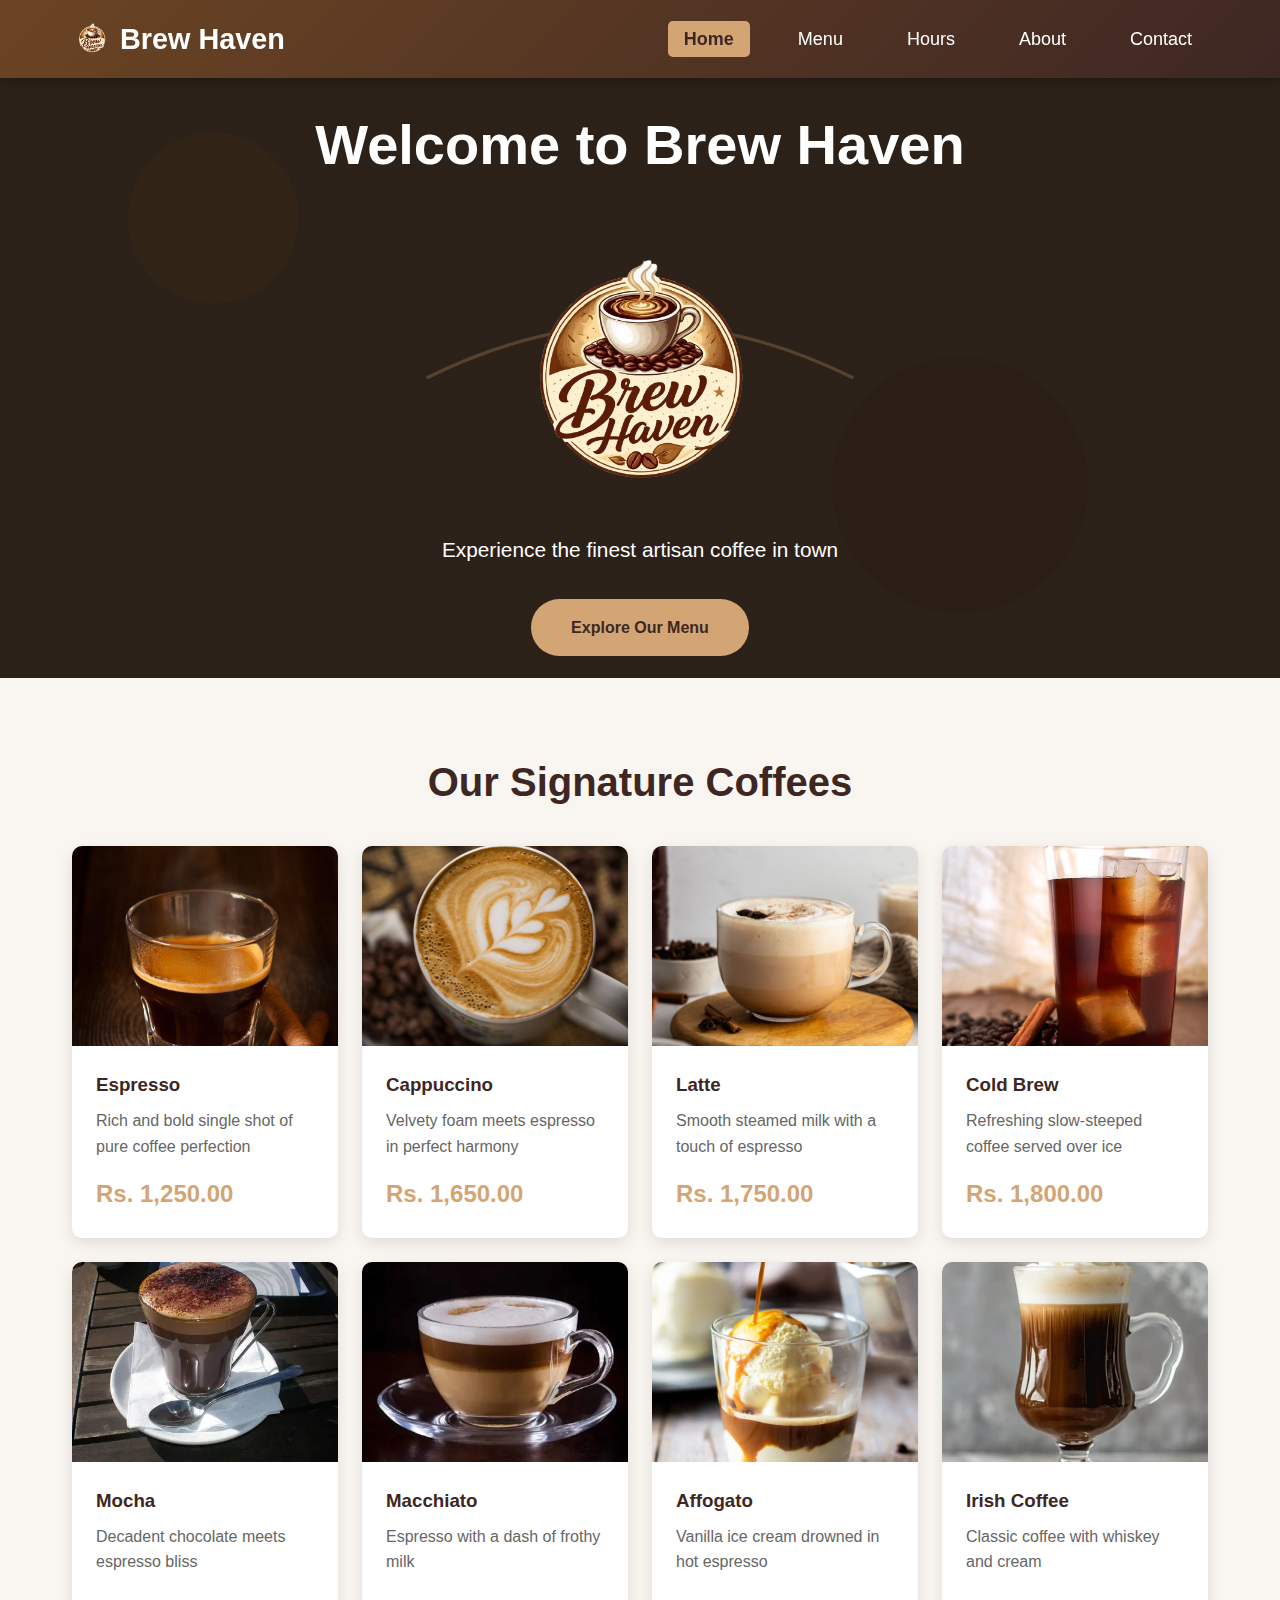
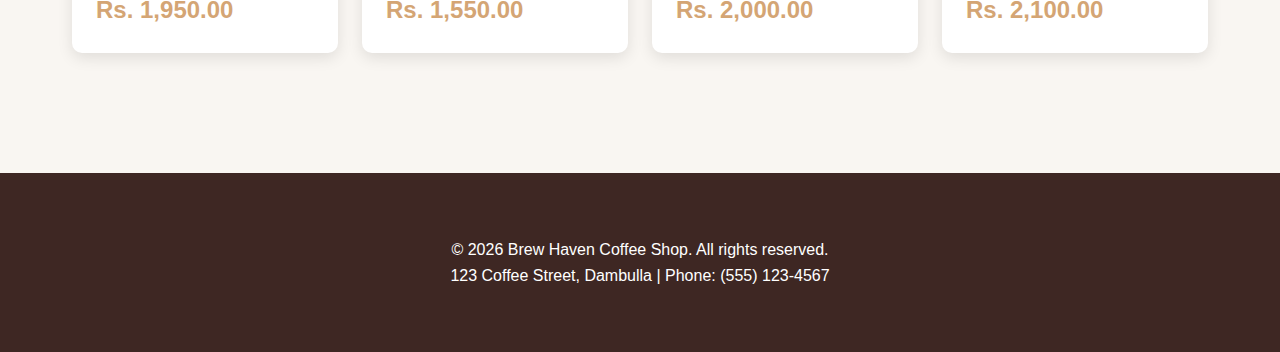
<file: index.html>
<!doctype html>
<html lang="en">
  <head>
    <meta charset="UTF-8" />
    <meta name="viewport" content="width=device-width, initial-scale=1.0" />
    <title>Brew Haven - Artisan Coffee Shop</title>
    <link rel="stylesheet" href="style.css" />
  </head>
  <body>
    <script href="script.js"></script>
    <header>
      <nav>
        <div class="logo">
          <img src="./images/logo.png" alt="Brew Haven Logo" class="logo-img" />
          Brew Haven
        </div>
        <ul>
          <li><a href="index.html" class="active">Home</a></li>
          <li><a href="menu.html">Menu</a></li>
          <li><a href="hours.html">Hours</a></li>
          <li><a href="about.html">About</a></li>
          <li><a href="contact.html">Contact</a></li>
        </ul>
      </nav>
    </header>

    <section class="hero" id="home">
      <div class="hero-content">
        <h1>Welcome to Brew Haven</h1>
        <img src="./images/logo.png" alt="Brew Haven Logo" class="hero-logo" />
        <p>Experience the finest artisan coffee in town</p>
        <a href="#menu" class="cta-button">Explore Our Menu</a>
      </div>
    </section>

    <section id="menu">
      <div class="container">
        <h2>Our Signature Coffees</h2>
        <div class="coffee-gallery">
          <div class="coffee-card">
            <div class="coffee-image">
              <img src="./images/espresso.jpg" alt="Espresso image" />
            </div>
            <div class="coffee-info">
              <h3>Espresso</h3>
              <p>Rich and bold single shot of pure coffee perfection</p>
              <span class="price">Rs. 1,250.00</span>
            </div>
          </div>

          <div class="coffee-card">
            <div class="coffee-image">
              <img src="./images/cappuccino.jpg" alt="Cappuccino image" />
            </div>
            <div class="coffee-info">
              <h3>Cappuccino</h3>
              <p>Velvety foam meets espresso in perfect harmony</p>
              <span class="price">Rs. 1,650.00</span>
            </div>
          </div>

          <div class="coffee-card">
            <div class="coffee-image">
              <img src="./images/latte.webp" alt="Latte image" />
            </div>
            <div class="coffee-info">
              <h3>Latte</h3>
              <p>Smooth steamed milk with a touch of espresso</p>
              <span class="price">Rs. 1,750.00</span>
            </div>
          </div>

          <div class="coffee-card">
            <div class="coffee-image">
              <img src="./images/cold_brew.jpg" alt="" />
            </div>
            <div class="coffee-info">
              <h3>Cold Brew</h3>
              <p>Refreshing slow-steeped coffee served over ice</p>
              <span class="price">Rs. 1,800.00</span>
            </div>
          </div>

          <div class="coffee-card">
            <div class="coffee-image">
              <img src="./images/mocha.webp" alt="Mocha image" />
            </div>
            <div class="coffee-info">
              <h3>Mocha</h3>
              <p>Decadent chocolate meets espresso bliss</p>
              <span class="price">Rs. 1,950.00</span>
            </div>
          </div>

          <div class="coffee-card">
            <div class="coffee-image">
              <img src="./images/macchiato.webp" alt="Macchiato image" />
            </div>
            <div class="coffee-info">
              <h3>Macchiato</h3>
              <p>Espresso with a dash of frothy milk</p>
              <span class="price">Rs. 1,550.00</span>
            </div>
          </div>

          <div class="coffee-card">
            <div class="coffee-image">
              <img src="./images/affogato.webp" alt="Affogato image" />
            </div>
            <div class="coffee-info">
              <h3>Affogato</h3>
              <p>Vanilla ice cream drowned in hot espresso</p>
              <span class="price">Rs. 2,000.00</span>
            </div>
          </div>

          <div class="coffee-card">
            <div class="coffee-image">
              <img src="./images/irish_coffee.webp" alt="Irish Coffee image" />
            </div>
            <div class="coffee-info">
              <h3>Irish Coffee</h3>
              <p>Classic coffee with whiskey and cream</p>
              <span class="price">Rs. 2,100.00</span>
            </div>
          </div>
        </div>
      </div>
    </section>

    <footer>
      <div class="container">
        <p>&copy; 2026 Brew Haven Coffee Shop. All rights reserved.</p>
        <p>123 Coffee Street, Dambulla | Phone: (555) 123-4567</p>
      </div>
    </footer>
  </body>
</html>
</file>
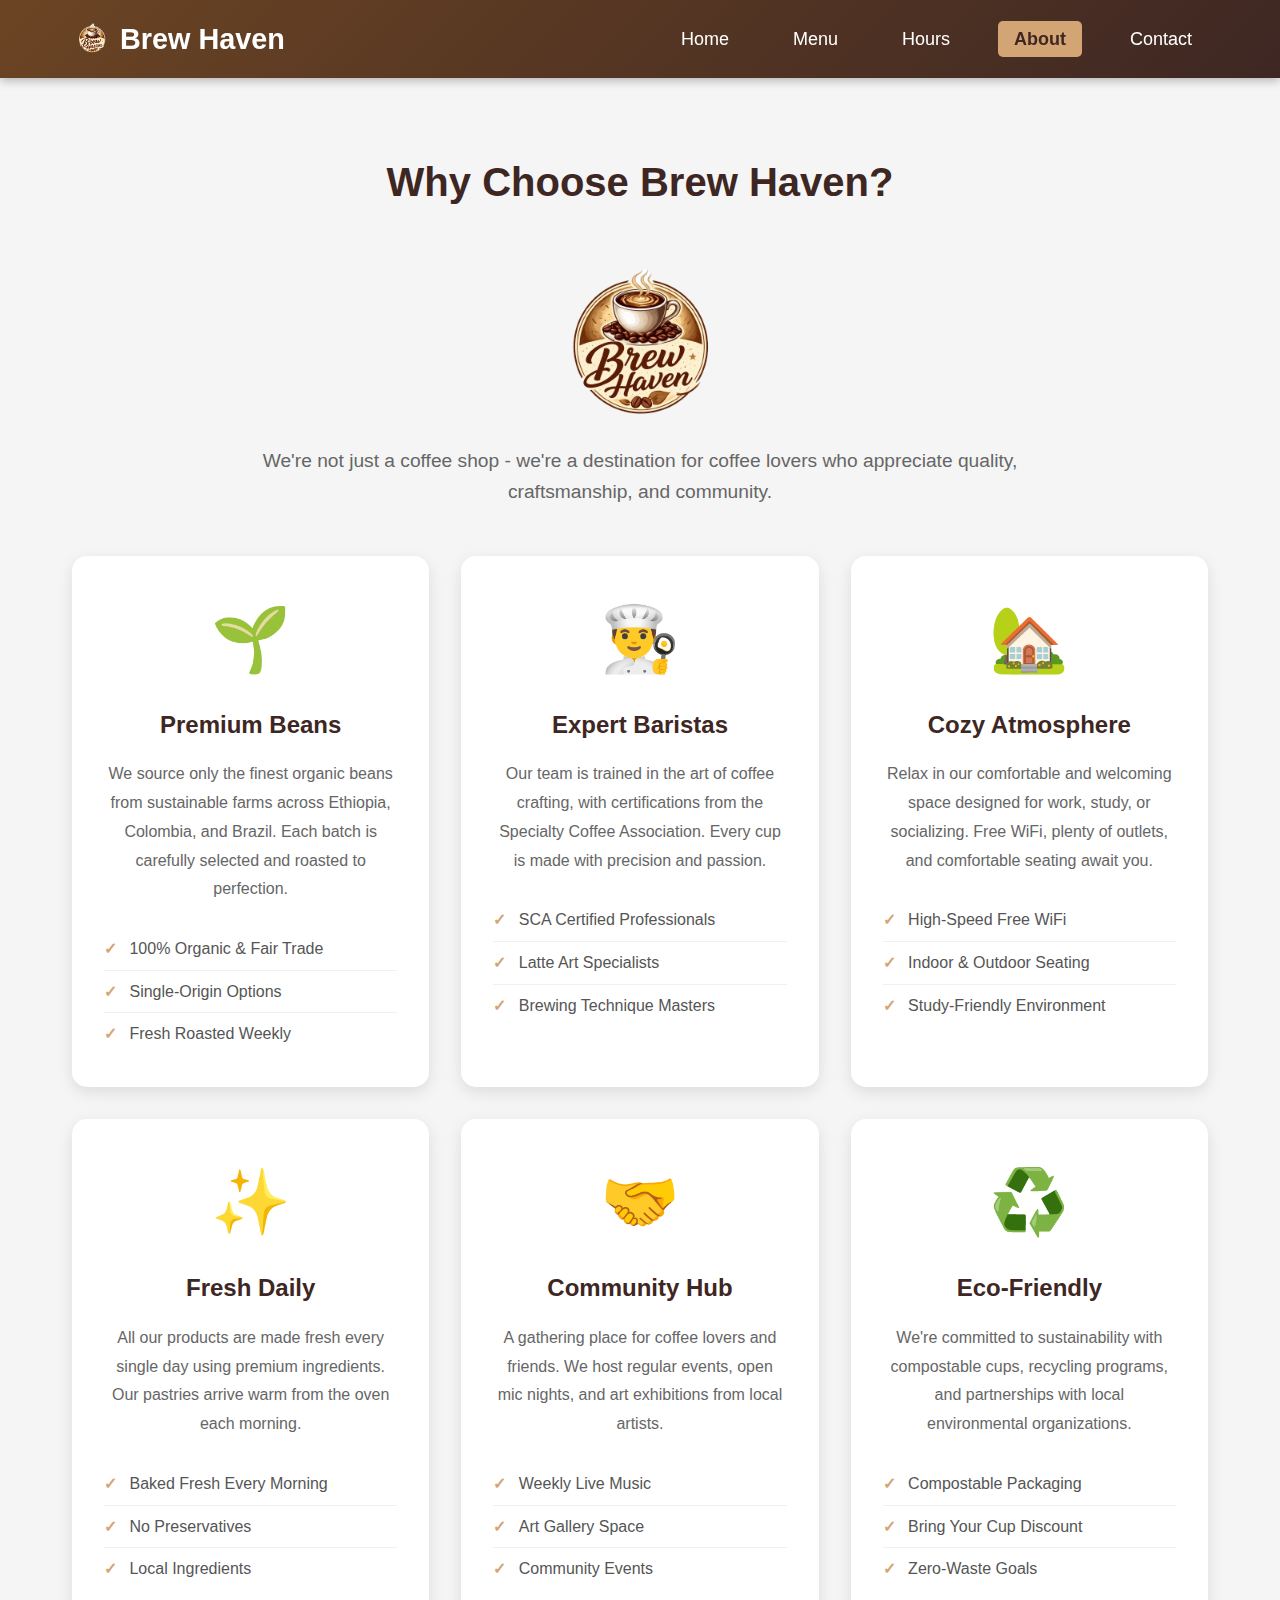
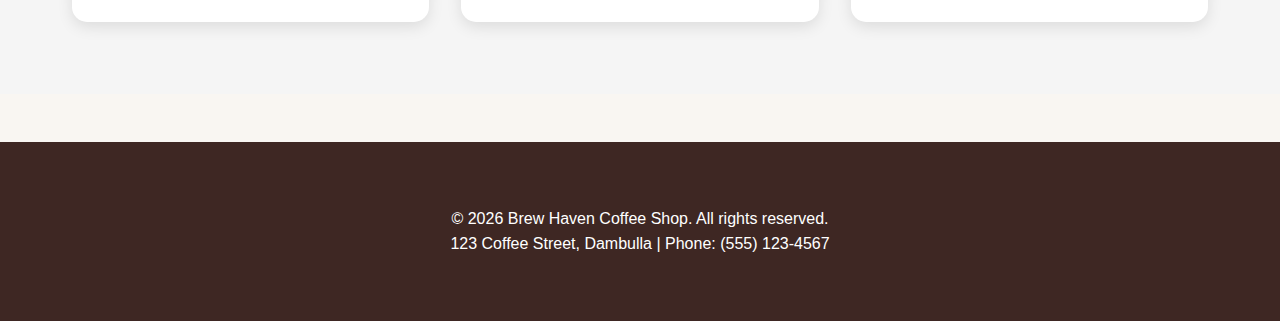
<file: about.html>
<!doctype html>
<html lang="en">

<head>
    <meta charset="UTF-8" />
    <meta name="viewport" content="width=device-width, initial-scale=1.0" />
    <title>Brew Haven - Artisan Coffee Shop</title>
    <link rel="stylesheet" href="style.css" />
</head>

<body>
    <script href="script.js"></script>
    <header>
        <nav>
            <div class="logo">
                <img src="./images/logo.png" alt="Brew Haven Logo" class="logo-img" />
                Brew Haven
            </div>
            <ul>
                <li><a href="index.html">Home</a></li>
                <li><a href="menu.html">Menu</a></li>
                <li><a href="hours.html">Hours</a></li>
                <li><a href="about.html" class="active">About</a></li>
                <li><a href="contact.html">Contact</a></li>
            </ul>
        </nav>
    </header>

    <section class="features" id="about">
        <div class="container">
            <h2>Why Choose Brew Haven?</h2>
            <img src="./images/logo.png" alt="Brew Haven Logo" class="menu-logo" />
            <p class="section-intro">
                We're not just a coffee shop - we're a destination for coffee lovers
                who appreciate quality, craftsmanship, and community.
            </p>

            <div class="features-grid">
                <div class="feature-card">
                    <div class="feature-icon">🌱</div>
                    <h3>Premium Beans</h3>
                    <p>
                        We source only the finest organic beans from sustainable farms
                        across Ethiopia, Colombia, and Brazil. Each batch is carefully
                        selected and roasted to perfection.
                    </p>
                    <ul class="feature-details">
                        <li>100% Organic & Fair Trade</li>
                        <li>Single-Origin Options</li>
                        <li>Fresh Roasted Weekly</li>
                    </ul>
                </div>

                <div class="feature-card">
                    <div class="feature-icon">👨‍🍳</div>
                    <h3>Expert Baristas</h3>
                    <p>
                        Our team is trained in the art of coffee crafting, with
                        certifications from the Specialty Coffee Association. Every cup is
                        made with precision and passion.
                    </p>
                    <ul class="feature-details">
                        <li>SCA Certified Professionals</li>
                        <li>Latte Art Specialists</li>
                        <li>Brewing Technique Masters</li>
                    </ul>
                </div>

                <div class="feature-card">
                    <div class="feature-icon">🏡</div>
                    <h3>Cozy Atmosphere</h3>
                    <p>
                        Relax in our comfortable and welcoming space designed for work,
                        study, or socializing. Free WiFi, plenty of outlets, and
                        comfortable seating await you.
                    </p>
                    <ul class="feature-details">
                        <li>High-Speed Free WiFi</li>
                        <li>Indoor & Outdoor Seating</li>
                        <li>Study-Friendly Environment</li>
                    </ul>
                </div>

                <div class="feature-card">
                    <div class="feature-icon">✨</div>
                    <h3>Fresh Daily</h3>
                    <p>
                        All our products are made fresh every single day using premium
                        ingredients. Our pastries arrive warm from the oven each morning.
                    </p>
                    <ul class="feature-details">
                        <li>Baked Fresh Every Morning</li>
                        <li>No Preservatives</li>
                        <li>Local Ingredients</li>
                    </ul>
                </div>

                <div class="feature-card">
                    <div class="feature-icon">🤝</div>
                    <h3>Community Hub</h3>
                    <p>
                        A gathering place for coffee lovers and friends. We host regular
                        events, open mic nights, and art exhibitions from local artists.
                    </p>
                    <ul class="feature-details">
                        <li>Weekly Live Music</li>
                        <li>Art Gallery Space</li>
                        <li>Community Events</li>
                    </ul>
                </div>

                <div class="feature-card">
                    <div class="feature-icon">♻️</div>
                    <h3>Eco-Friendly</h3>
                    <p>
                        We're committed to sustainability with compostable cups, recycling
                        programs, and partnerships with local environmental organizations.
                    </p>
                    <ul class="feature-details">
                        <li>Compostable Packaging</li>
                        <li>Bring Your Cup Discount</li>
                        <li>Zero-Waste Goals</li>
                    </ul>
                </div>
            </div>
        </div>
    </section>

    <footer>
        <div class="container">
            <p>&copy; 2026 Brew Haven Coffee Shop. All rights reserved.</p>
            <p>123 Coffee Street, Dambulla | Phone: (555) 123-4567</p>
        </div>
    </footer>
</body>

</html>
</file>
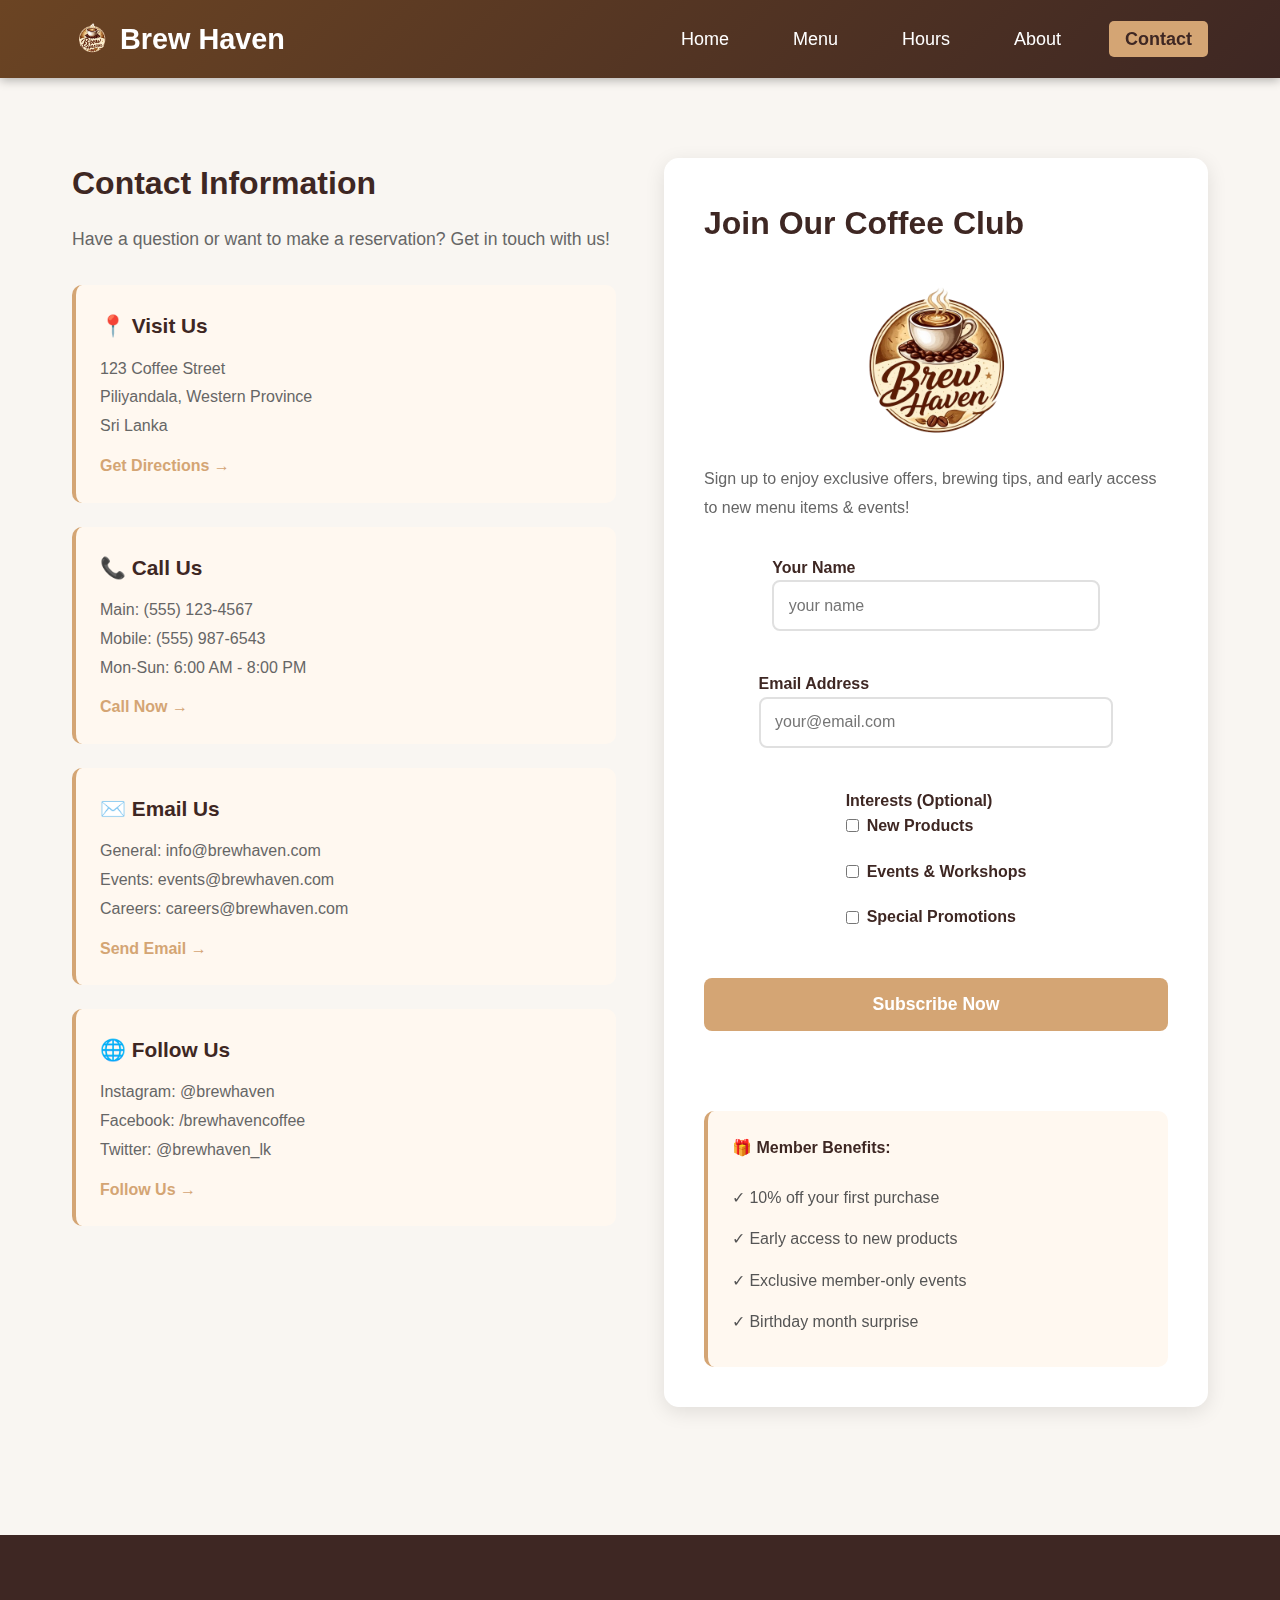
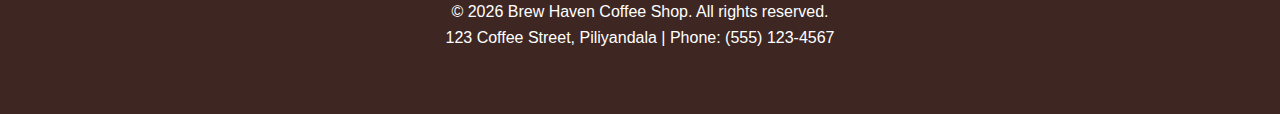
<file: contact.html>
<!doctype html>
<html lang="en">

<head>
    <meta charset="UTF-8" />
    <meta name="viewport" content="width=device-width, initial-scale=1.0" />
    <title>Contact - Brew Haven Coffee Shop</title>
    <link rel="stylesheet" href="style.css" />
</head>

<body>
    <header>
        <nav>
            <div class="logo">
                <img src="./images/logo.png" alt="Brew Haven Logo" class="logo-img" />
                Brew Haven
            </div>
            <ul>
                <li><a href="index.html">Home</a></li>
                <li><a href="menu.html">Menu</a></li>
                <li><a href="hours.html">Hours</a></li>
                <li><a href="about.html">About</a></li>
                <li><a href="contact.html" class="active">Contact</a></li>
            </ul>
        </nav>
    </header>

    <section class="contact-section">
        <div class="container">
            <div class="contact-wrapper">
                <div class="contact-info-column">
                    <h2>Contact Information</h2>
                    <p class="contact-intro">
                        Have a question or want to make a reservation? Get in touch with
                        us!
                    </p>

                    <div class="contact-cards">
                        <div class="info-card">
                            <h3>📍 Visit Us</h3>
                            <p>
                                123 Coffee Street<br />
                                Piliyandala, Western Province<br />
                                Sri Lanka
                            </p>
                            <a href="#" class="info-link">Get Directions →</a>
                        </div>

                        <div class="info-card">
                            <h3>📞 Call Us</h3>
                            <p>
                                Main: (555) 123-4567<br />
                                Mobile: (555) 987-6543<br />
                                Mon-Sun: 6:00 AM - 8:00 PM
                            </p>
                            <a href="tel:5551234567" class="info-link">Call Now →</a>
                        </div>

                        <div class="info-card">
                            <h3>✉️ Email Us</h3>
                            <p>
                                General: info@brewhaven.com<br />
                                Events: events@brewhaven.com<br />
                                Careers: careers@brewhaven.com
                            </p>
                            <a href="mailto:info@brewhaven.com" class="info-link">Send Email →</a>
                        </div>

                        <div class="info-card">
                            <h3>🌐 Follow Us</h3>
                            <p>
                                Instagram: @brewhaven<br />
                                Facebook: /brewhavencoffee<br />
                                Twitter: @brewhaven_lk
                            </p>
                            <a href="#" class="info-link">Follow Us →</a>
                        </div>
                    </div>
                </div>

                <div class="newsletter-column">
                    <div class="newsletter-box">
                        <h2 class="newsletter-title">Join Our Coffee Club</h2>
                        <img src="./images/logo.png" alt="Brew Haven Logo" class="menu-logo" />

                        <p class="newsletter-text">
                            Sign up to enjoy exclusive offers, brewing tips, and early access to new menu items &
                            events!
                        </p>

                        <form class="newsletter-form" onsubmit="return subscribeNewsletter(event);">
                            <div class="form-group">
                                <label for="nameInput">Your Name</label>
                                <input type="text" id="nameInput" placeholder="your name" required aria-label="Name" />
                            </div>

                            <div class="form-group">
                                <label for="emailInput">Email Address</label>
                                <input type="email" id="emailInput" placeholder="your@email.com" required
                                    aria-label="Email" />
                            </div>

                            <div class="form-group">
                                <label>Interests (Optional)</label>
                                <div class="checkbox-group">
                                    <label class="checkbox-label">
                                        <input type="checkbox" name="interests" value="new-products" /> New Products
                                    </label>
                                    <label class="checkbox-label">
                                        <input type="checkbox" name="interests" value="events" /> Events & Workshops
                                    </label>
                                    <label class="checkbox-label">
                                        <input type="checkbox" name="interests" value="promotions" /> Special Promotions
                                    </label>
                                </div>
                            </div>

                            <button type="submit" class="subscribe-btn">
                                Subscribe Now
                            </button>
                        </form>

                        <div id="message" class="form-message" aria-live="polite"></div>

                        <div class="info-card" id="newsletter-benefits">
                            <h4>🎁 Member Benefits:</h4>
                            <ul>
                                <li>✓ 10% off your first purchase</li>
                                <li>✓ Early access to new products</li>
                                <li>✓ Exclusive member-only events</li>
                                <li>✓ Birthday month surprise</li>
                            </ul>
                        </div>
                    </div>
                </div>

            </div>
        </div>
    </section>

    <footer>
        <div class="container">
            <p>&copy; 2026 Brew Haven Coffee Shop. All rights reserved.</p>
            <p>123 Coffee Street, Piliyandala | Phone: (555) 123-4567</p>
        </div>
    </footer>

    <script src="script.js"></script>
</body>

</html>
</file>
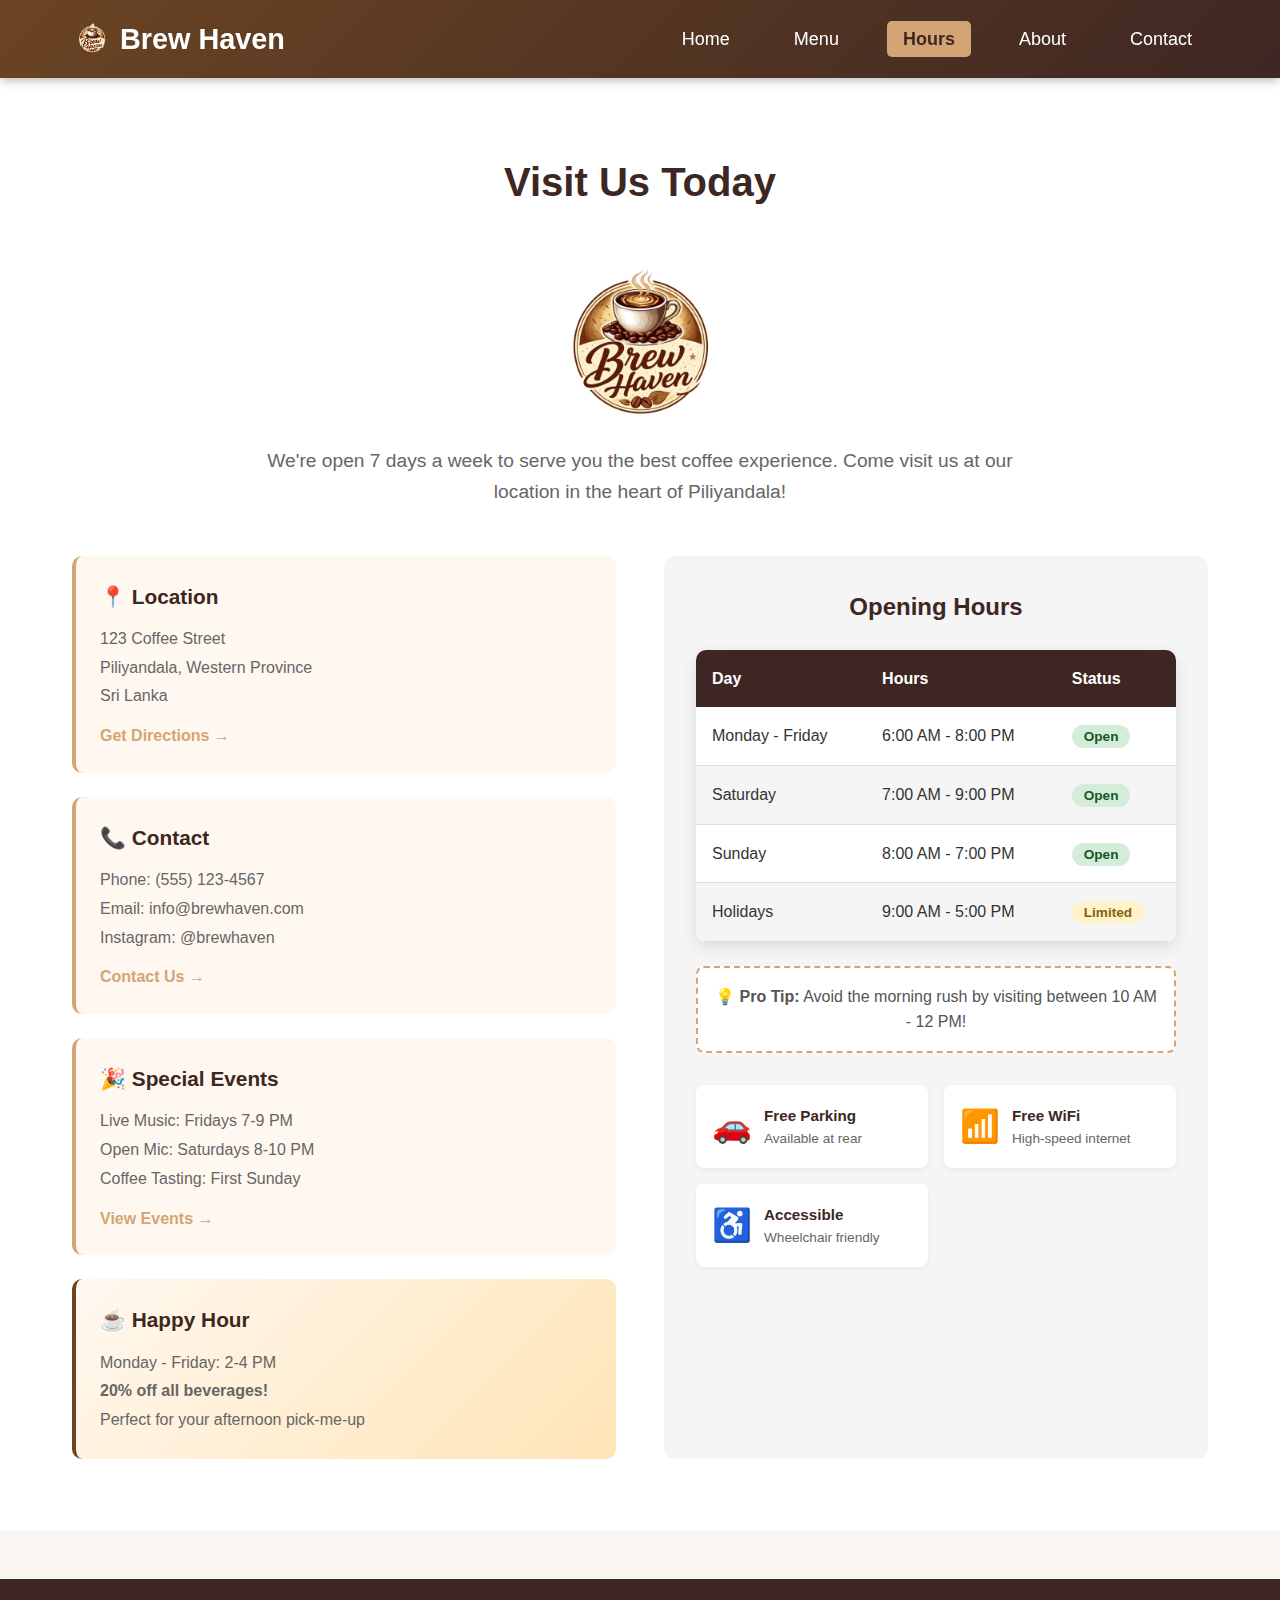
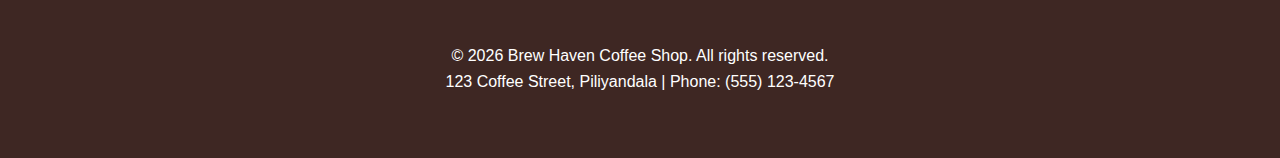
<file: hours.html>
<!doctype html>
<html lang="en">
  <head>
    <meta charset="UTF-8" />
    <meta name="viewport" content="width=device-width, initial-scale=1.0" />
    <title>Hours - Brew Haven Coffee Shop</title>
    <link rel="stylesheet" href="style.css" />
  </head>
  <body>
    <header>
      <nav>
        <div class="logo">
          <img src="./images/logo.png" alt="Brew Haven Logo" class="logo-img" />
          Brew Haven
        </div>
        <ul>
          <li><a href="index.html">Home</a></li>
          <li><a href="menu.html">Menu</a></li>
          <li><a href="hours.html" class="active">Hours</a></li>
          <li><a href="about.html">About</a></li>
          <li><a href="contact.html">Contact</a></li>
        </ul>
      </nav>
    </header>

    <section class="hours-section" id="hours">
      <div class="container">
        <h2>Visit Us Today</h2>
        <img src="./images/logo.png" alt="Brew Haven Logo" class="menu-logo" />
        <p class="section-intro">
          We're open 7 days a week to serve you the best coffee experience. Come
          visit us at our location in the heart of Piliyandala!
        </p>

        <div class="hours-wrapper">
          <div class="hours-info">
            <div class="info-card">
              <h3>📍 Location</h3>
              <p>
                123 Coffee Street<br />
                Piliyandala, Western Province<br />
                Sri Lanka
              </p>
              <a href="#" class="info-link">Get Directions →</a>
            </div>

            <div class="info-card">
              <h3>📞 Contact</h3>
              <p>
                Phone: (555) 123-4567<br />
                Email: info@brewhaven.com<br />
                Instagram: @brewhaven
              </p>
              <a href="contact.html" class="info-link">Contact Us →</a>
            </div>

            <div class="info-card">
              <h3>🎉 Special Events</h3>
              <p>
                Live Music: Fridays 7-9 PM<br />
                Open Mic: Saturdays 8-10 PM<br />
                Coffee Tasting: First Sunday
              </p>
              <a href="#" class="info-link">View Events →</a>
            </div>

            <div class="info-card highlight">
              <h3>☕ Happy Hour</h3>
              <p>
                Monday - Friday: 2-4 PM<br />
                <strong>20% off all beverages!</strong><br />
                Perfect for your afternoon pick-me-up
              </p>
            </div>
          </div>

          <div class="hours-table-container">
            <h3>Opening Hours</h3>
            <table>
              <thead>
                <tr>
                  <th>Day</th>
                  <th>Hours</th>
                  <th>Status</th>
                </tr>
              </thead>
              <tbody>
                <tr>
                  <td>Monday - Friday</td>
                  <td>6:00 AM - 8:00 PM</td>
                  <td><span class="status-badge open">Open</span></td>
                </tr>
                <tr>
                  <td>Saturday</td>
                  <td>7:00 AM - 9:00 PM</td>
                  <td><span class="status-badge open">Open</span></td>
                </tr>
                <tr>
                  <td>Sunday</td>
                  <td>8:00 AM - 7:00 PM</td>
                  <td><span class="status-badge open">Open</span></td>
                </tr>
                <tr>
                  <td>Holidays</td>
                  <td>9:00 AM - 5:00 PM</td>
                  <td><span class="status-badge limited">Limited</span></td>
                </tr>
              </tbody>
            </table>
            <p class="hours-note">
              💡 <strong>Pro Tip:</strong> Avoid the morning rush by visiting
              between 10 AM - 12 PM!
            </p>

            <div class="quick-info">
              <div class="quick-info-item">
                <span class="icon">🚗</span>
                <div>
                  <strong>Free Parking</strong>
                  <p>Available at rear</p>
                </div>
              </div>
              <div class="quick-info-item">
                <span class="icon">📶</span>
                <div>
                  <strong>Free WiFi</strong>
                  <p>High-speed internet</p>
                </div>
              </div>
              <div class="quick-info-item">
                <span class="icon">♿</span>
                <div>
                  <strong>Accessible</strong>
                  <p>Wheelchair friendly</p>
                </div>
              </div>
            </div>
          </div>
        </div>
      </div>
    </section>

    <footer>
      <div class="container">
        <p>&copy; 2026 Brew Haven Coffee Shop. All rights reserved.</p>
        <p>123 Coffee Street, Piliyandala | Phone: (555) 123-4567</p>
      </div>
    </footer>

    <script src="script.js"></script>
  </body>
</html>
</file>
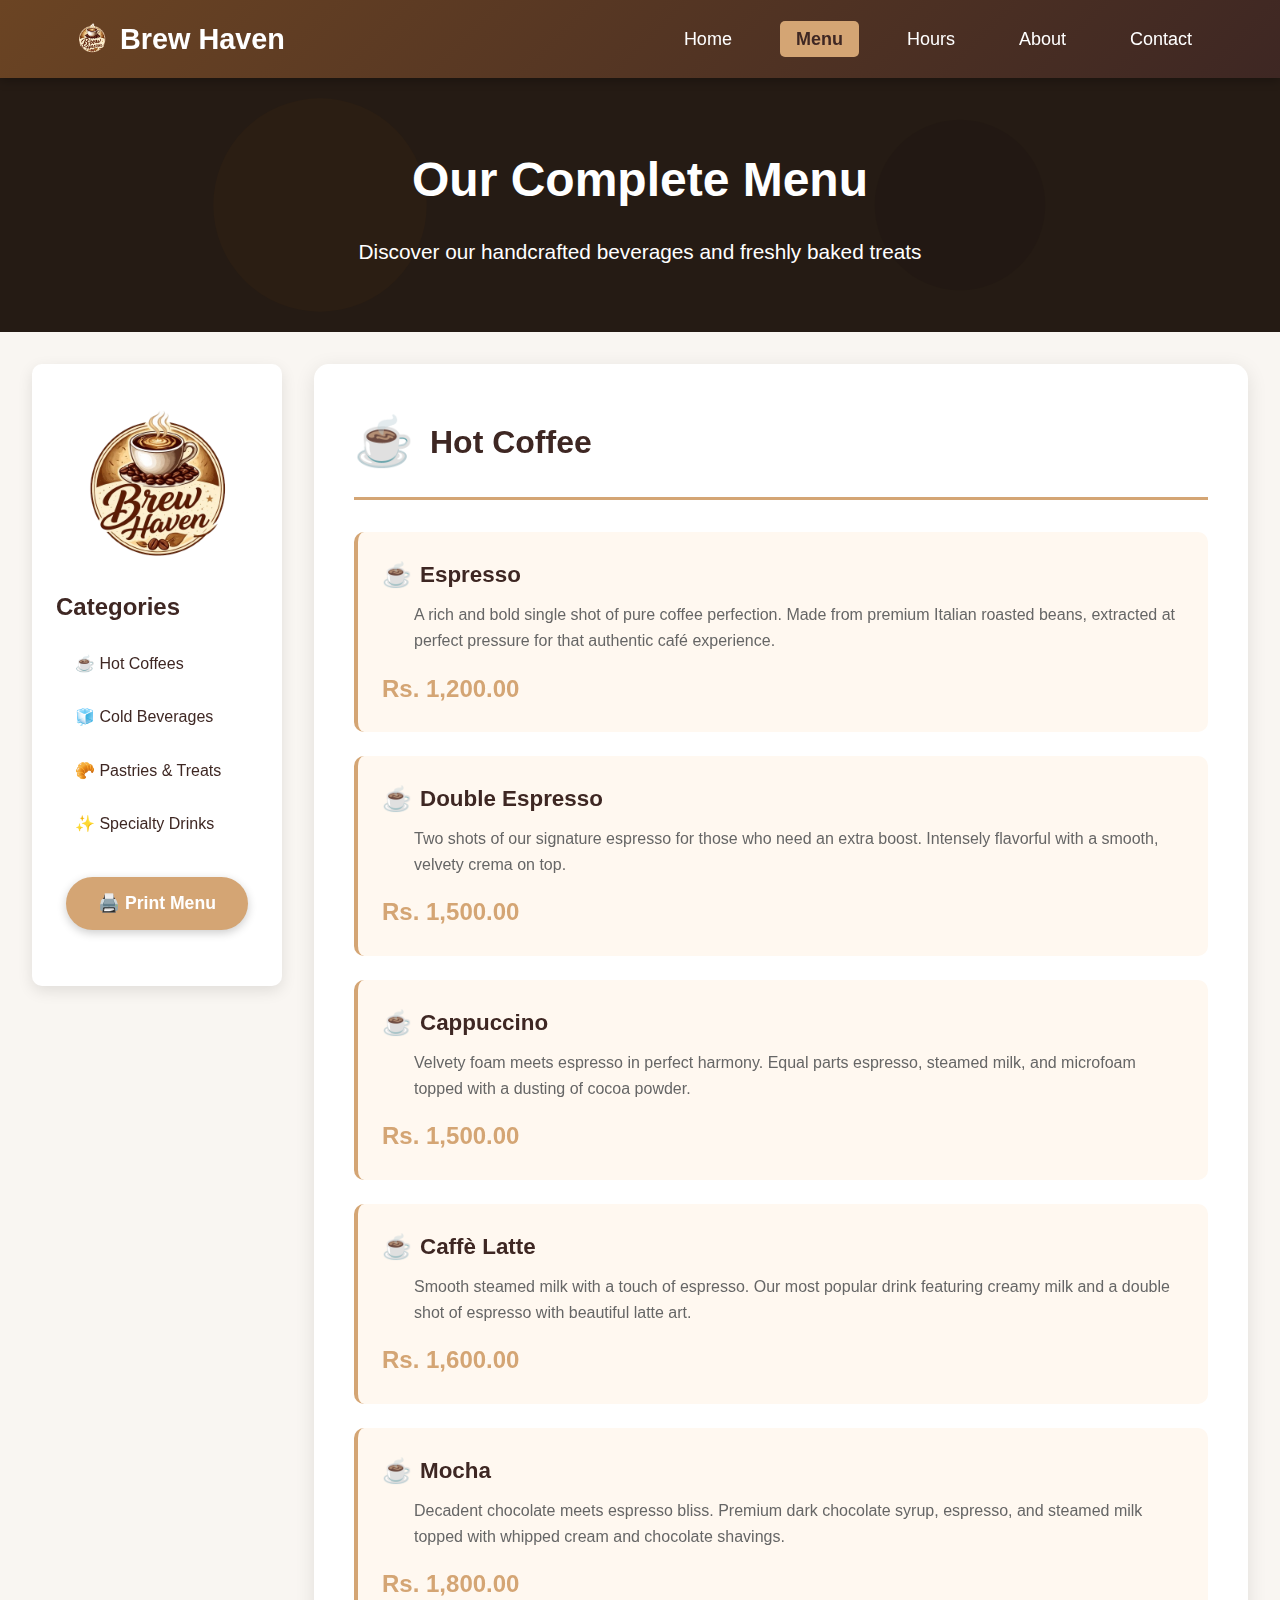
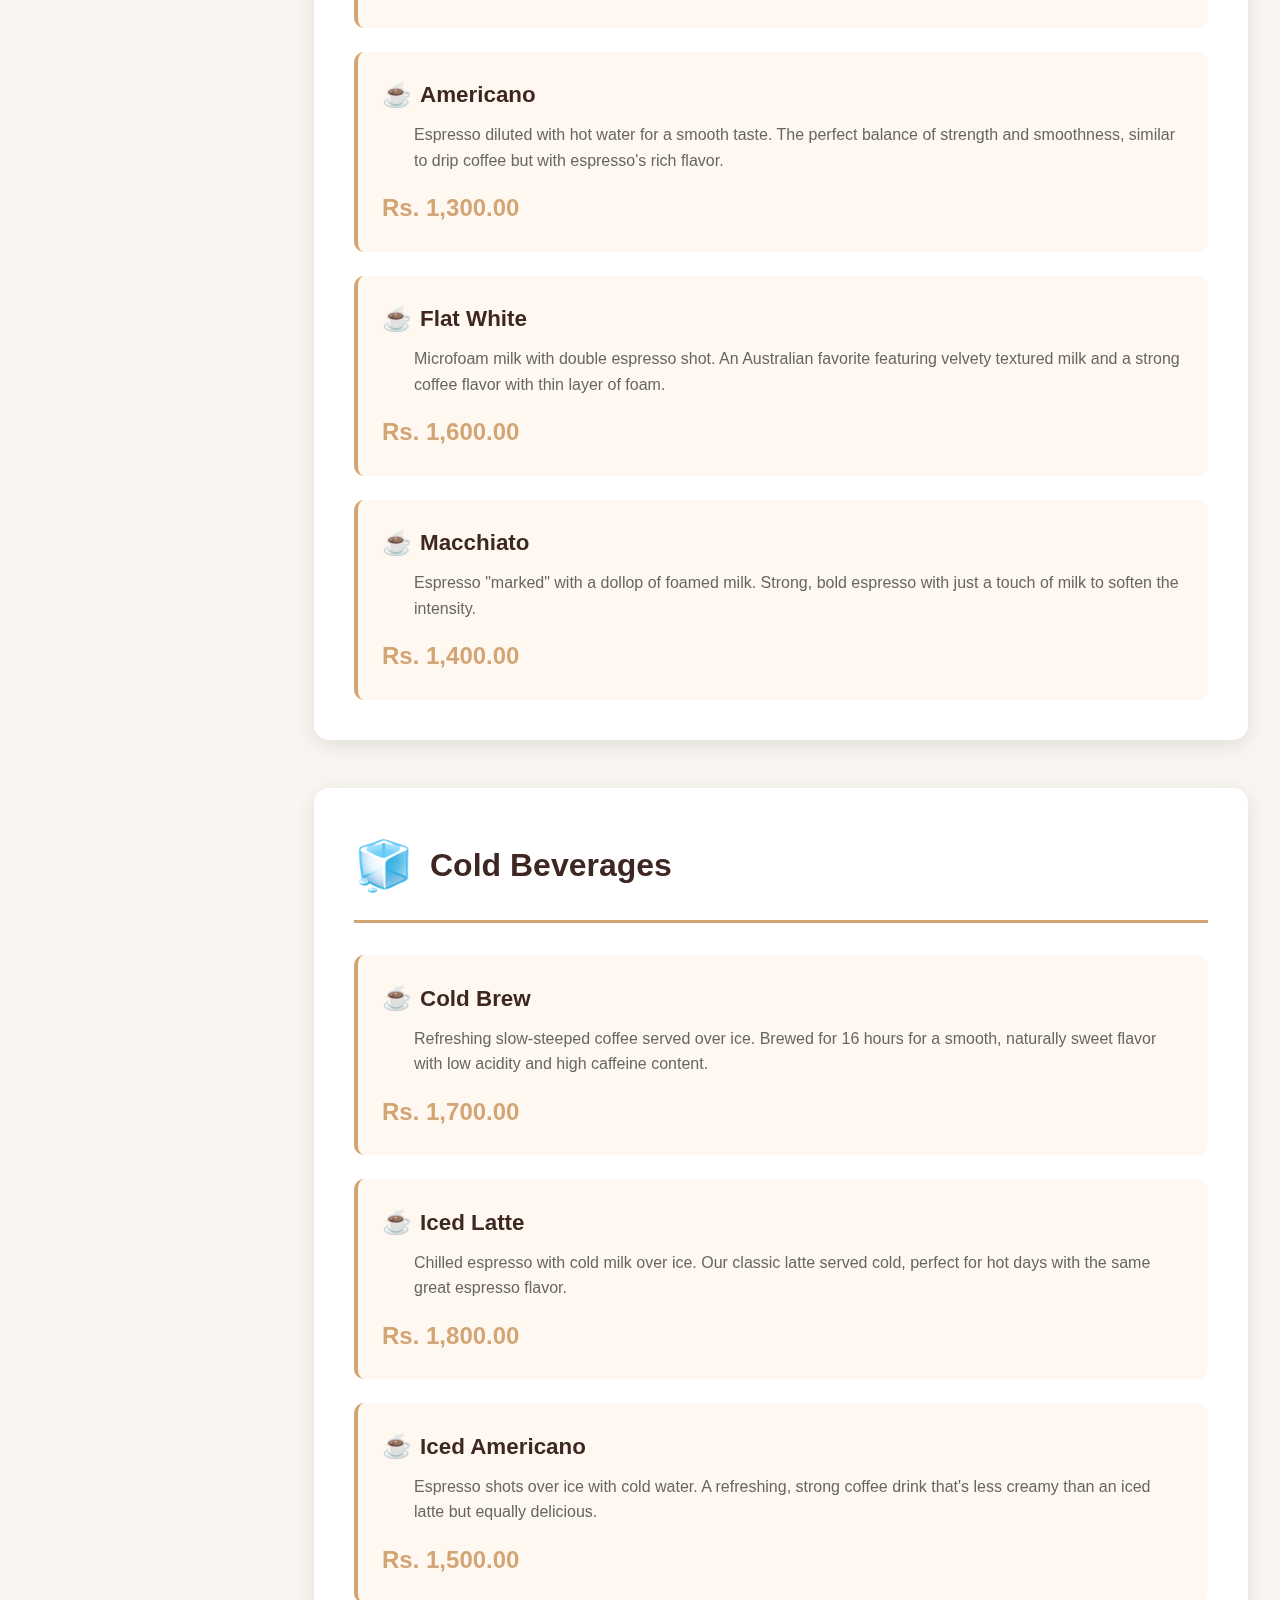
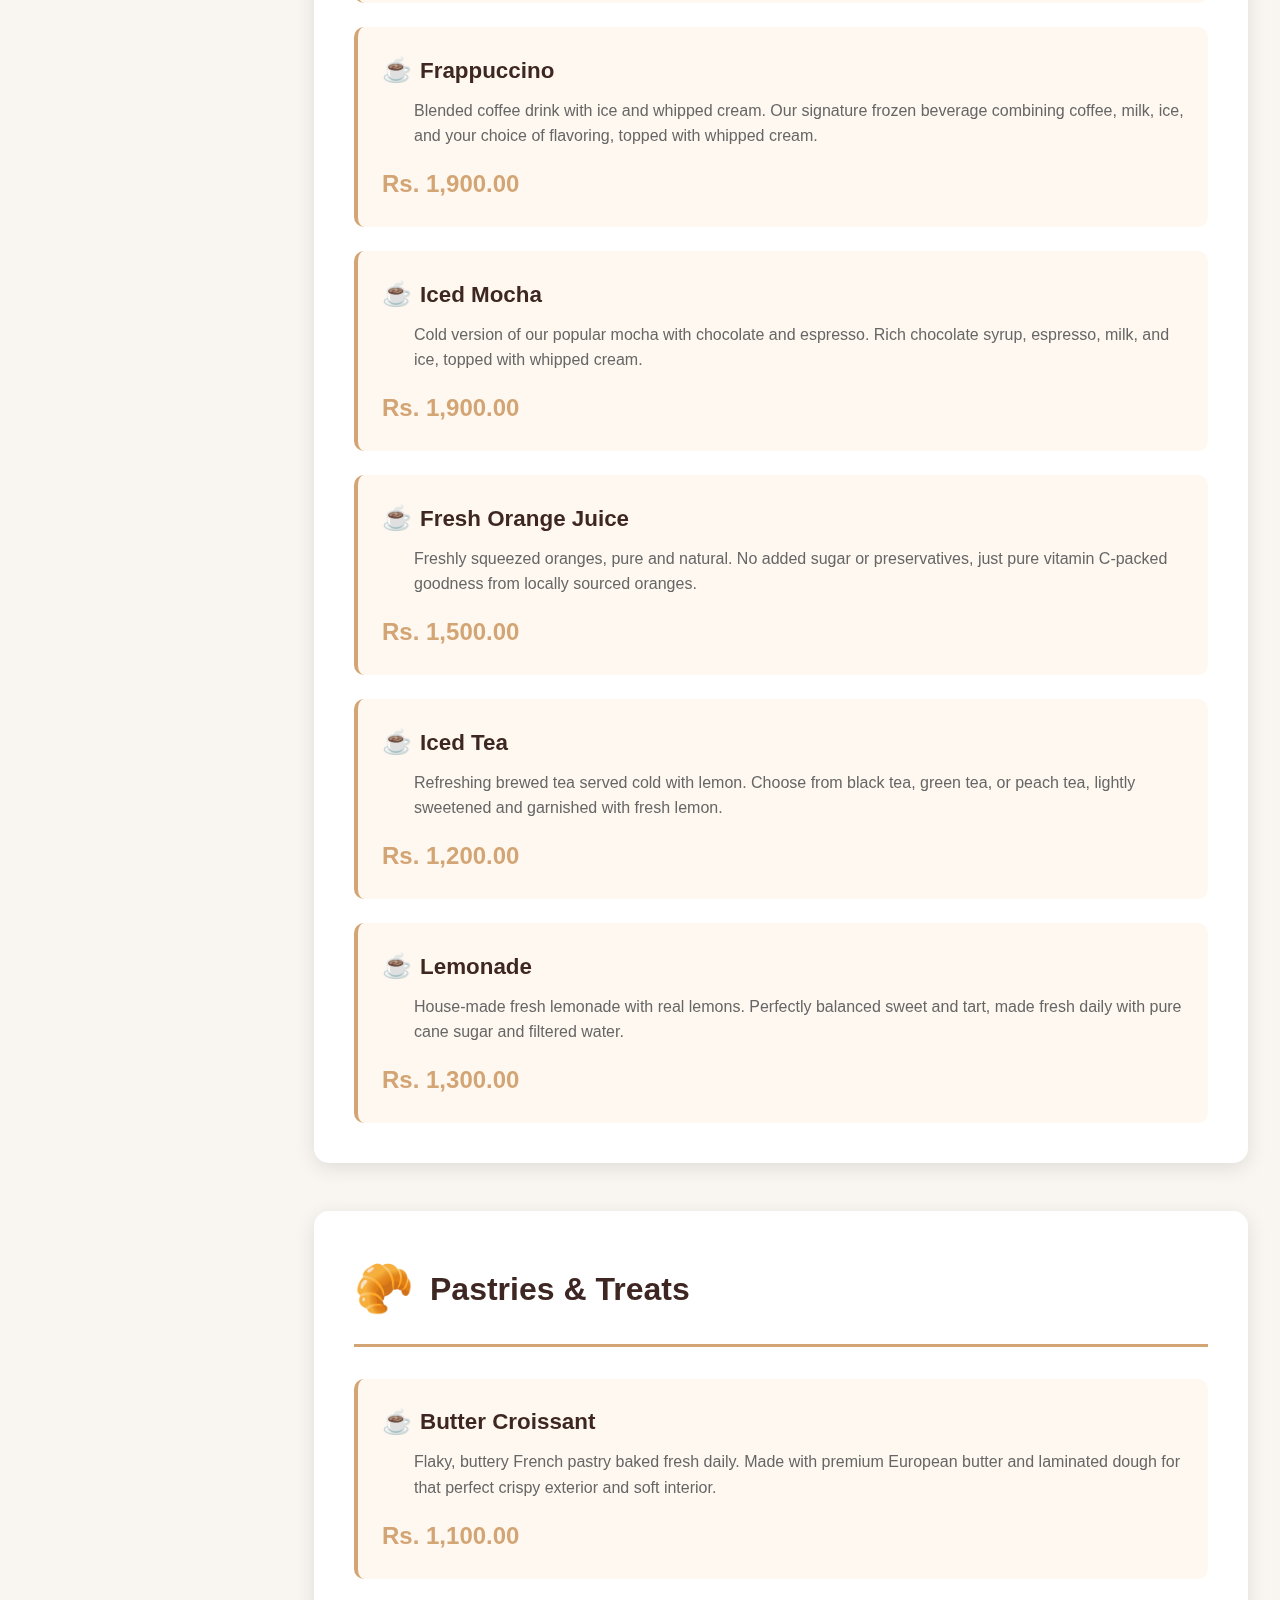
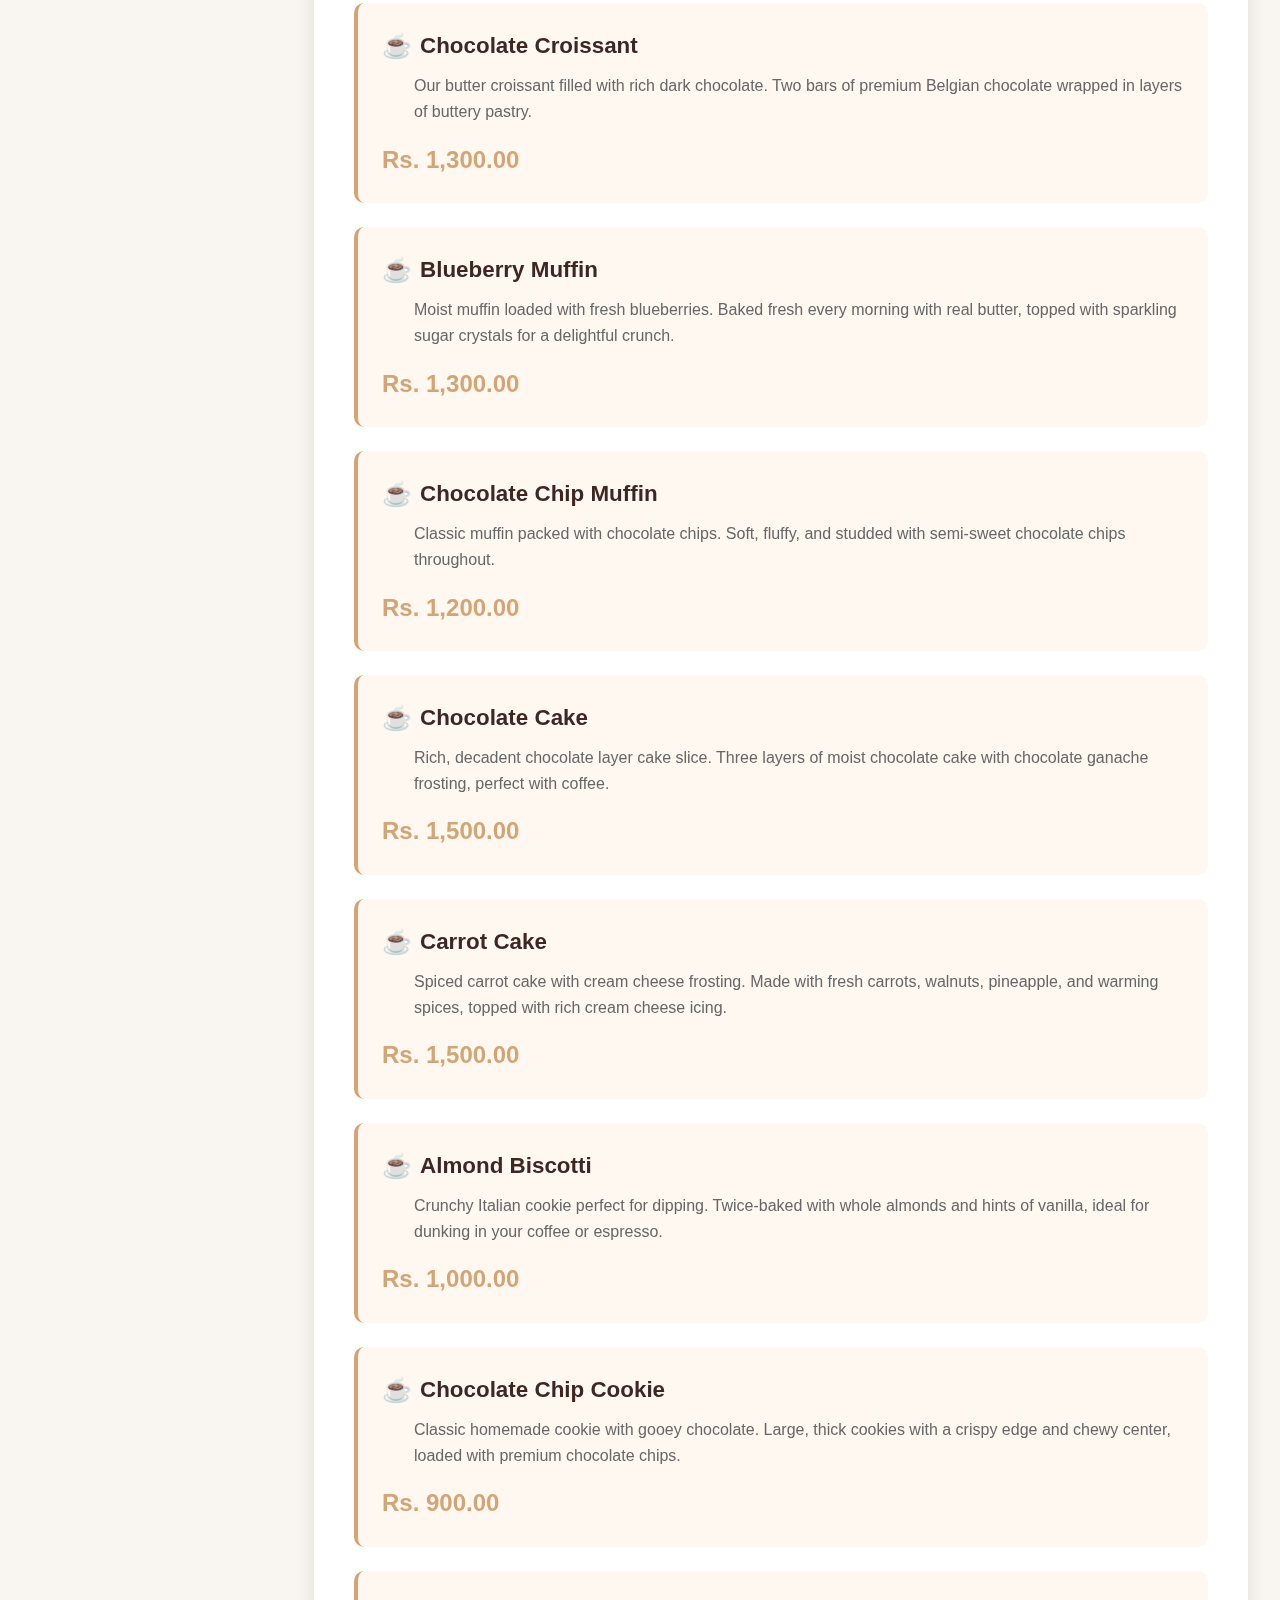
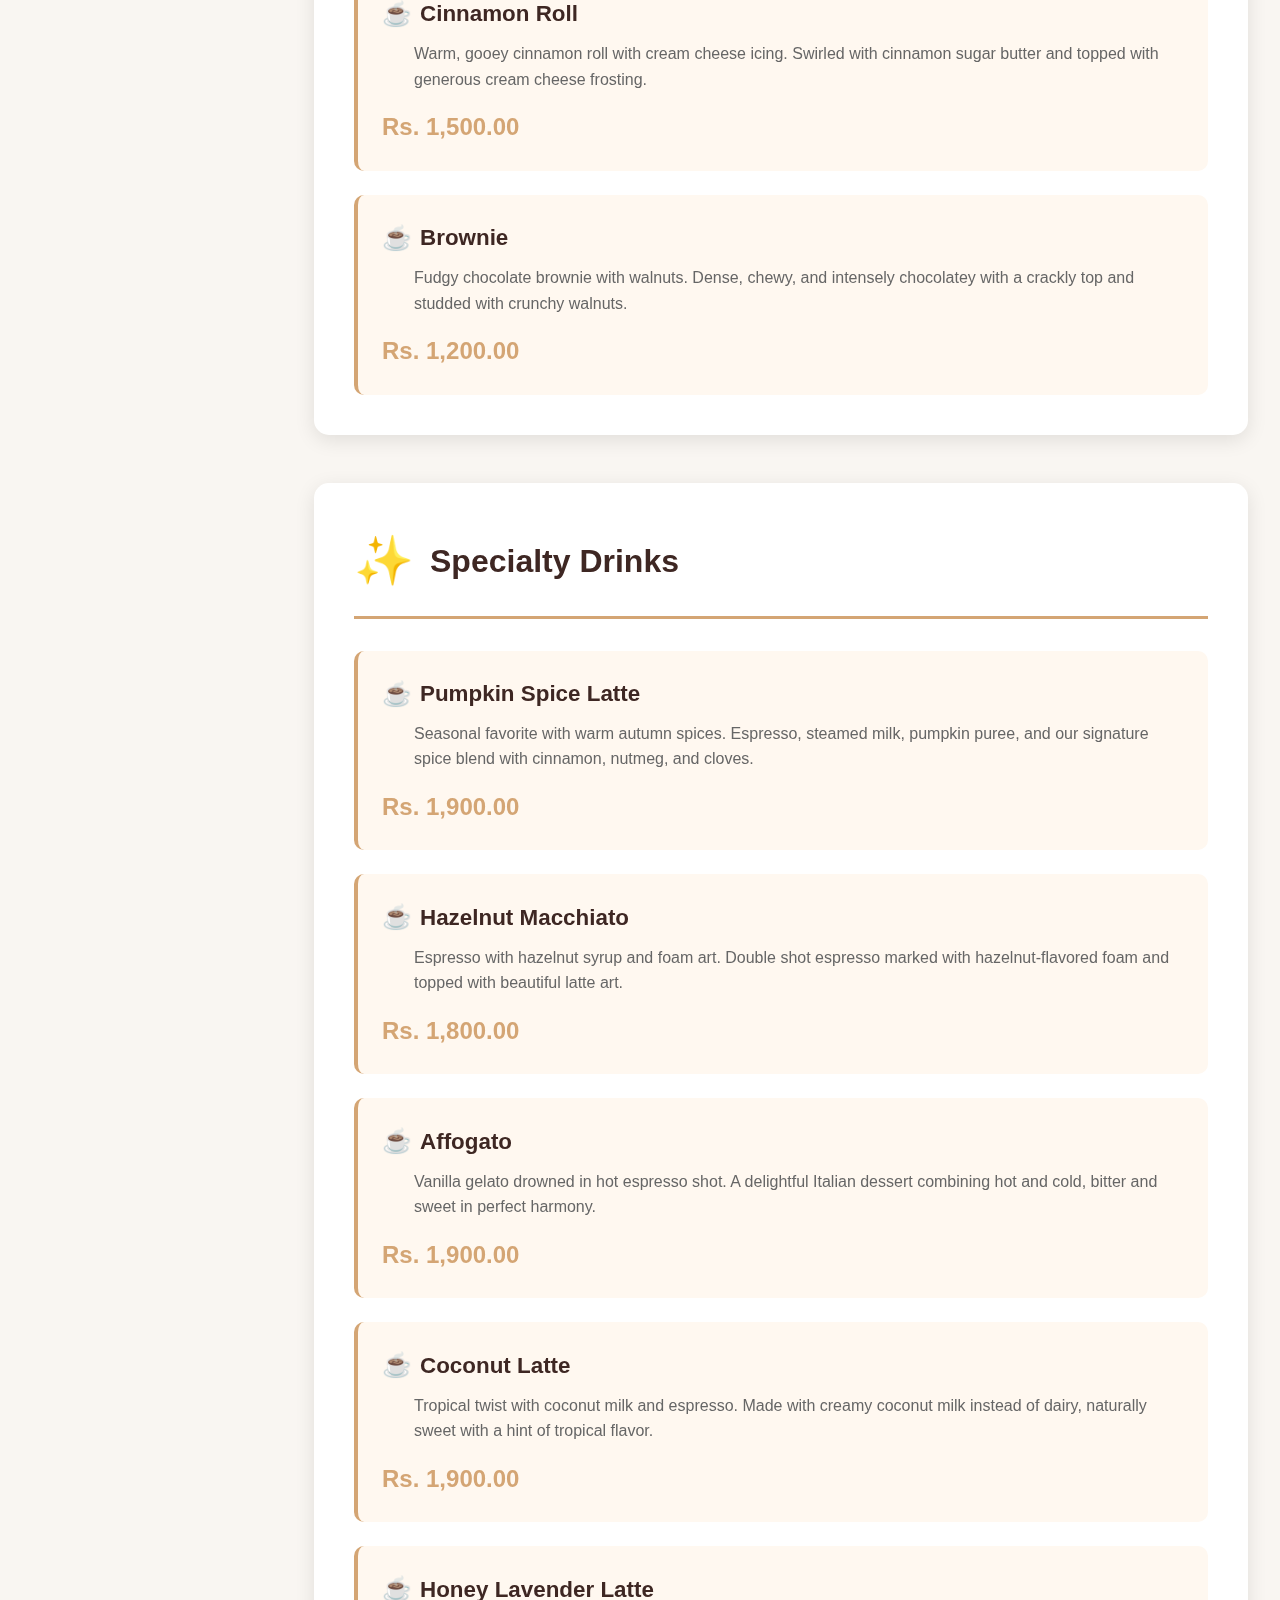
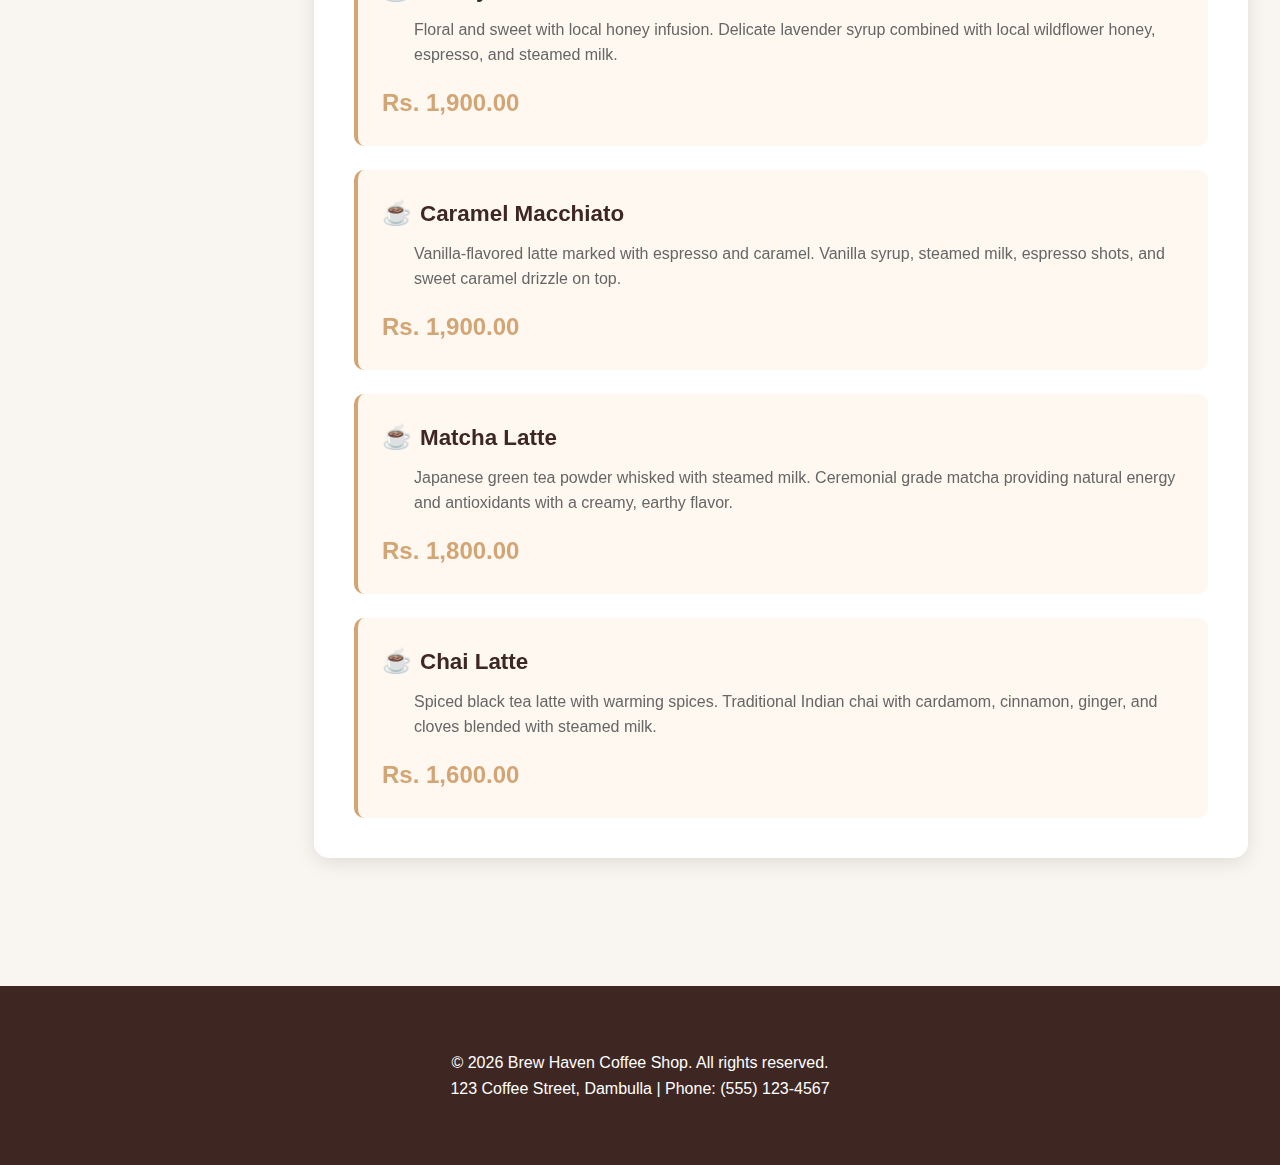
<file: menu.html>
<!doctype html>
<html lang="en">
  <head>
    <meta charset="UTF-8" />
    <meta name="viewport" content="width=device-width, initial-scale=1.0" />
    <title>Menu - Brew Haven Coffee Shop</title>
    <link rel="stylesheet" href="style.css" />
  </head>
  <body>
    <header>
      <nav>
        <div class="logo">
          <img src="./images/logo.png" alt="Brew Haven Logo" class="logo-img" />
          Brew Haven
        </div>
        <ul>
          <li><a href="index.html">Home</a></li>
          <li><a href="menu.html" class="active">Menu</a></li>
          <li><a href="hours.html">Hours</a></li>
          <li><a href="about.html">About</a></li>
          <li><a href="contact.html">Contact</a></li>
        </ul>
      </nav>
    </header>

    <div class="page-header">
      <h1>Our Complete Menu</h1>
      <p>Discover our handcrafted beverages and freshly baked treats</p>
    </div>

    <div class="page-container">
      <div class="left-box">
        <img src="./images/logo.png" alt="Brew Haven Logo" class="menu-logo"/>
        <h2>Categories</h2>
        <ul>
          <li>
            <a href="#hot">
              <span class="category-icon-small">☕</span>
              Hot Coffees</a
            >
          </li>
          <li>
            <a href="#cold">
              <span class="category-icon-small">🧊</span>
              Cold Beverages</a
            >
          </li>
          <li>
            <a href="#treats">
              <span class="category-icon-small">🥐</span>
              Pastries & Treats</a
            >
          </li>
          <li>
            <a href="#special">
              <span class="category-icon-small">✨</span>
              Specialty Drinks</a
            >
          </li>
        </ul>

        <div class="print-menu">
          <button class="print-btn" onclick="window.print()">
            🖨️ Print Menu
          </button>
        </div>
      </div>

      <div class="right-box">
        <div class="menu-category" id="hot">
          <div class="category-header">
            <span class="category-icon">☕</span>
            <h2>Hot Coffee</h2>
          </div>
          <dl>
            <div class="menu-item">
              <div class="item-details">
                <dt>Espresso</dt>
                <dd>
                  A rich and bold single shot of pure coffee perfection. Made
                  from premium Italian roasted beans, extracted at perfect
                  pressure for that authentic café experience.
                </dd>
              </div>
              <span class="price">Rs. 1,200.00</span>
            </div>

            <div class="menu-item">
              <div class="item-details">
                <dt>Double Espresso</dt>
                <dd>
                  Two shots of our signature espresso for those who need an
                  extra boost. Intensely flavorful with a smooth, velvety crema
                  on top.
                </dd>
              </div>
              <span class="price">Rs. 1,500.00</span>
            </div>

            <div class="menu-item">
              <div class="item-details">
                <dt>Cappuccino</dt>
                <dd>
                  Velvety foam meets espresso in perfect harmony. Equal parts
                  espresso, steamed milk, and microfoam topped with a dusting of
                  cocoa powder.
                </dd>
              </div>
              <span class="price">Rs. 1,500.00</span>
            </div>

            <div class="menu-item">
              <div class="item-details">
                <dt>Caffè Latte</dt>
                <dd>
                  Smooth steamed milk with a touch of espresso. Our most popular
                  drink featuring creamy milk and a double shot of espresso with
                  beautiful latte art.
                </dd>
              </div>
              <span class="price">Rs. 1,600.00</span>
            </div>

            <div class="menu-item">
              <div class="item-details">
                <dt>Mocha</dt>
                <dd>
                  Decadent chocolate meets espresso bliss. Premium dark
                  chocolate syrup, espresso, and steamed milk topped with
                  whipped cream and chocolate shavings.
                </dd>
              </div>
              <span class="price">Rs. 1,800.00</span>
            </div>

            <div class="menu-item">
              <div class="item-details">
                <dt>Americano</dt>
                <dd>
                  Espresso diluted with hot water for a smooth taste. The
                  perfect balance of strength and smoothness, similar to drip
                  coffee but with espresso's rich flavor.
                </dd>
              </div>
              <span class="price">Rs. 1,300.00</span>
            </div>

            <div class="menu-item">
              <div class="item-details">
                <dt>Flat White</dt>
                <dd>
                  Microfoam milk with double espresso shot. An Australian
                  favorite featuring velvety textured milk and a strong coffee
                  flavor with thin layer of foam.
                </dd>
              </div>
              <span class="price">Rs. 1,600.00</span>
            </div>

            <div class="menu-item">
              <div class="item-details">
                <dt>Macchiato</dt>
                <dd>
                  Espresso "marked" with a dollop of foamed milk. Strong, bold
                  espresso with just a touch of milk to soften the intensity.
                </dd>
              </div>
              <span class="price">Rs. 1,400.00</span>
            </div>
          </dl>
        </div>

        <div class="menu-category" id="cold">
          <div class="category-header">
            <span class="category-icon">🧊</span>
            <h2>Cold Beverages</h2>
          </div>
          <dl>
            <div class="menu-item">
              <div class="item-details">
                <dt>Cold Brew</dt>
                <dd>
                  Refreshing slow-steeped coffee served over ice. Brewed for 16
                  hours for a smooth, naturally sweet flavor with low acidity
                  and high caffeine content.
                </dd>
              </div>
              <span class="price">Rs. 1,700.00</span>
            </div>

            <div class="menu-item">
              <div class="item-details">
                <dt>Iced Latte</dt>
                <dd>
                  Chilled espresso with cold milk over ice. Our classic latte
                  served cold, perfect for hot days with the same great espresso
                  flavor.
                </dd>
              </div>
              <span class="price">Rs. 1,800.00</span>
            </div>

            <div class="menu-item">
              <div class="item-details">
                <dt>Iced Americano</dt>
                <dd>
                  Espresso shots over ice with cold water. A refreshing, strong
                  coffee drink that's less creamy than an iced latte but equally
                  delicious.
                </dd>
              </div>
              <span class="price">Rs. 1,500.00</span>
            </div>

            <div class="menu-item">
              <div class="item-details">
                <dt>Frappuccino</dt>
                <dd>
                  Blended coffee drink with ice and whipped cream. Our signature
                  frozen beverage combining coffee, milk, ice, and your choice
                  of flavoring, topped with whipped cream.
                </dd>
              </div>
              <span class="price">Rs. 1,900.00</span>
            </div>

            <div class="menu-item">
              <div class="item-details">
                <dt>Iced Mocha</dt>
                <dd>
                  Cold version of our popular mocha with chocolate and espresso.
                  Rich chocolate syrup, espresso, milk, and ice, topped with
                  whipped cream.
                </dd>
              </div>
              <span class="price">Rs. 1,900.00</span>
            </div>

            <div class="menu-item">
              <div class="item-details">
                <dt>Fresh Orange Juice</dt>
                <dd>
                  Freshly squeezed oranges, pure and natural. No added sugar or
                  preservatives, just pure vitamin C-packed goodness from
                  locally sourced oranges.
                </dd>
              </div>
              <span class="price">Rs. 1,500.00</span>
            </div>

            <div class="menu-item">
              <div class="item-details">
                <dt>Iced Tea</dt>
                <dd>
                  Refreshing brewed tea served cold with lemon. Choose from
                  black tea, green tea, or peach tea, lightly sweetened and
                  garnished with fresh lemon.
                </dd>
              </div>
              <span class="price">Rs. 1,200.00</span>
            </div>

            <div class="menu-item">
              <div class="item-details">
                <dt>Lemonade</dt>
                <dd>
                  House-made fresh lemonade with real lemons. Perfectly balanced
                  sweet and tart, made fresh daily with pure cane sugar and
                  filtered water.
                </dd>
              </div>
              <span class="price">Rs. 1,300.00</span>
            </div>
          </dl>
        </div>

        <div class="menu-category" id="treats">
          <div class="category-header">
            <span class="category-icon">🥐</span>
            <h2>Pastries & Treats</h2>
          </div>
          <dl>
            <div class="menu-item">
              <div class="item-details">
                <dt>Butter Croissant</dt>
                <dd>
                  Flaky, buttery French pastry baked fresh daily. Made with
                  premium European butter and laminated dough for that perfect
                  crispy exterior and soft interior.
                </dd>
              </div>
              <span class="price">Rs. 1,100.00</span>
            </div>

            <div class="menu-item">
              <div class="item-details">
                <dt>Chocolate Croissant</dt>
                <dd>
                  Our butter croissant filled with rich dark chocolate. Two bars
                  of premium Belgian chocolate wrapped in layers of buttery
                  pastry.
                </dd>
              </div>
              <span class="price">Rs. 1,300.00</span>
            </div>

            <div class="menu-item">
              <div class="item-details">
                <dt>Blueberry Muffin</dt>
                <dd>
                  Moist muffin loaded with fresh blueberries. Baked fresh every
                  morning with real butter, topped with sparkling sugar crystals
                  for a delightful crunch.
                </dd>
              </div>
              <span class="price">Rs. 1,300.00</span>
            </div>

            <div class="menu-item">
              <div class="item-details">
                <dt>Chocolate Chip Muffin</dt>
                <dd>
                  Classic muffin packed with chocolate chips. Soft, fluffy, and
                  studded with semi-sweet chocolate chips throughout.
                </dd>
              </div>
              <span class="price">Rs. 1,200.00</span>
            </div>

            <div class="menu-item">
              <div class="item-details">
                <dt>Chocolate Cake</dt>
                <dd>
                  Rich, decadent chocolate layer cake slice. Three layers of
                  moist chocolate cake with chocolate ganache frosting, perfect
                  with coffee.
                </dd>
              </div>
              <span class="price">Rs. 1,500.00</span>
            </div>

            <div class="menu-item">
              <div class="item-details">
                <dt>Carrot Cake</dt>
                <dd>
                  Spiced carrot cake with cream cheese frosting. Made with fresh
                  carrots, walnuts, pineapple, and warming spices, topped with
                  rich cream cheese icing.
                </dd>
              </div>
              <span class="price">Rs. 1,500.00</span>
            </div>

            <div class="menu-item">
              <div class="item-details">
                <dt>Almond Biscotti</dt>
                <dd>
                  Crunchy Italian cookie perfect for dipping. Twice-baked with
                  whole almonds and hints of vanilla, ideal for dunking in your
                  coffee or espresso.
                </dd>
              </div>
              <span class="price">Rs. 1,000.00</span>
            </div>

            <div class="menu-item">
              <div class="item-details">
                <dt>Chocolate Chip Cookie</dt>
                <dd>
                  Classic homemade cookie with gooey chocolate. Large, thick
                  cookies with a crispy edge and chewy center, loaded with
                  premium chocolate chips.
                </dd>
              </div>
              <span class="price">Rs. 900.00</span>
            </div>

            <div class="menu-item">
              <div class="item-details">
                <dt>Cinnamon Roll</dt>
                <dd>
                  Warm, gooey cinnamon roll with cream cheese icing. Swirled
                  with cinnamon sugar butter and topped with generous cream
                  cheese frosting.
                </dd>
              </div>
              <span class="price">Rs. 1,500.00</span>
            </div>

            <div class="menu-item">
              <div class="item-details">
                <dt>Brownie</dt>
                <dd>
                  Fudgy chocolate brownie with walnuts. Dense, chewy, and
                  intensely chocolatey with a crackly top and studded with
                  crunchy walnuts.
                </dd>
              </div>
              <span class="price">Rs. 1,200.00</span>
            </div>
          </dl>
        </div>

        <div class="menu-category" id="special">
          <div class="category-header">
            <span class="category-icon">✨</span>
            <h2>Specialty Drinks</h2>
          </div>
          <dl>
            <div class="menu-item">
              <div class="item-details">
                <dt>Pumpkin Spice Latte</dt>
                <dd>
                  Seasonal favorite with warm autumn spices. Espresso, steamed
                  milk, pumpkin puree, and our signature spice blend with
                  cinnamon, nutmeg, and cloves.
                </dd>
              </div>
              <span class="price">Rs. 1,900.00</span>
            </div>

            <div class="menu-item">
              <div class="item-details">
                <dt>Hazelnut Macchiato</dt>
                <dd>
                  Espresso with hazelnut syrup and foam art. Double shot
                  espresso marked with hazelnut-flavored foam and topped with
                  beautiful latte art.
                </dd>
              </div>
              <span class="price">Rs. 1,800.00</span>
            </div>

            <div class="menu-item">
              <div class="item-details">
                <dt>Affogato</dt>
                <dd>
                  Vanilla gelato drowned in hot espresso shot. A delightful
                  Italian dessert combining hot and cold, bitter and sweet in
                  perfect harmony.
                </dd>
              </div>
              <span class="price">Rs. 1,900.00</span>
            </div>

            <div class="menu-item">
              <div class="item-details">
                <dt>Coconut Latte</dt>
                <dd>
                  Tropical twist with coconut milk and espresso. Made with
                  creamy coconut milk instead of dairy, naturally sweet with a
                  hint of tropical flavor.
                </dd>
              </div>
              <span class="price">Rs. 1,900.00</span>
            </div>

            <div class="menu-item">
              <div class="item-details">
                <dt>Honey Lavender Latte</dt>
                <dd>
                  Floral and sweet with local honey infusion. Delicate lavender
                  syrup combined with local wildflower honey, espresso, and
                  steamed milk.
                </dd>
              </div>
              <span class="price">Rs. 1,900.00</span>
            </div>

            <div class="menu-item">
              <div class="item-details">
                <dt>Caramel Macchiato</dt>
                <dd>
                  Vanilla-flavored latte marked with espresso and caramel.
                  Vanilla syrup, steamed milk, espresso shots, and sweet caramel
                  drizzle on top.
                </dd>
              </div>
              <span class="price">Rs. 1,900.00</span>
            </div>

            <div class="menu-item">
              <div class="item-details">
                <dt>Matcha Latte</dt>
                <dd>
                  Japanese green tea powder whisked with steamed milk.
                  Ceremonial grade matcha providing natural energy and
                  antioxidants with a creamy, earthy flavor.
                </dd>
              </div>
              <span class="price">Rs. 1,800.00</span>
            </div>

            <div class="menu-item">
              <div class="item-details">
                <dt>Chai Latte</dt>
                <dd>
                  Spiced black tea latte with warming spices. Traditional Indian
                  chai with cardamom, cinnamon, ginger, and cloves blended with
                  steamed milk.
                </dd>
              </div>
              <span class="price">Rs. 1,600.00</span>
            </div>
          </dl>
        </div>
      </div>
    </div>

    <footer>
      <div class="container">
        <p>&copy; 2026 Brew Haven Coffee Shop. All rights reserved.</p>
        <p>123 Coffee Street, Dambulla | Phone: (555) 123-4567</p>
      </div>
    </footer>

    <script src="script.js"></script>

  </body>
</html>
</file>
<file: style.css>
* {
  margin: 0;
  padding: 0;
  box-sizing: border-box;
}

body {
  font-family: "Segoe UI", Tahoma, Geneva, Verdana, sans-serif;
  line-height: 1.6;
  color: #333;
  background: #f9f6f2;
}

header {
  background: linear-gradient(135deg, #6b4423 0%, #3e2723 100%);
  color: white;
  padding: 1rem 0;
  position: sticky;
  top: 0;
  z-index: 100;
  box-shadow: 0 2px 10px rgba(0, 0, 0, 0.3);
}

nav {
  display: flex;
  justify-content: space-between;
  align-items: center;
  max-width: 1200px;
  margin: 0 auto;
  padding: 0 2rem;
}

.logo {
  font-size: 1.8rem;
  font-weight: bold;
  animation: fadeInDown 1s ease-in;
  display: flex;
  align-items: center;
  gap: 0.5rem;
}

.logo-img {
  height: 40px;
  width: auto;
}

nav ul {
  display: flex;
  list-style: none;
  gap: 2rem;
}

nav a {
  color: white;
  text-decoration: none;
  padding: 0.5rem 1rem;
  transition: all 0.3s;
  font-weight: 500;
  border-radius: 5px;
  font-size: large;
}

nav a:hover {
  background: rgba(212, 165, 116, 0.3);
}

nav a.active {
  background: #d4a574;
  color: #3e2723;
  font-weight: bold;
}

.hero {
  background:
    linear-gradient(rgba(0, 0, 0, 0.4), rgba(0, 0, 0, 0.4)),
    url('data:image/svg+xml,<svg xmlns="http://www.w3.org/2000/svg" viewBox="0 0 1200 600"><rect fill="%234A3728" width="1200" height="600"/><circle cx="200" cy="150" r="80" fill="%236B4423" opacity="0.3"/><circle cx="900" cy="400" r="120" fill="%233E2723" opacity="0.3"/><path d="M 400 300 Q 600 200 800 300" stroke="%23D4A574" stroke-width="3" fill="none" opacity="0.5"/></svg>');
  background-size: cover;
  background-position: center;
  height: 600px;
  display: flex;
  align-items: center;
  justify-content: center;
  text-align: center;
  color: white;
}

.hero-content h1 {
  font-size: 3.5rem;
  margin-bottom: 1rem;
  animation: fadeInUp 1s ease-in;
}

.hero-content p {
  font-size: 1.3rem;
  margin-bottom: 2rem;
  animation: fadeInUp 1.2s ease-in;
}

.cta-button {
  background: #d4a574;
  color: #3e2723;
  padding: 1rem 2.5rem;
  text-decoration: none;
  border-radius: 30px;
  font-weight: bold;
  display: inline-block;
  transition:
    transform 0.3s,
    box-shadow 0.3s;
  animation: fadeInUp 1.4s ease-in;
}

.cta-button:hover {
  transform: translateY(-3px);
  box-shadow: 0 5px 15px rgba(212, 165, 116, 0.4);
}

@keyframes fadeInUp {
  from {
    opacity: 0;
    transform: translateY(30px);
  }
  to {
    opacity: 1;
    transform: translateY(0);
  }
}

@keyframes fadeInDown {
  from {
    opacity: 0;
    transform: translateY(-30px);
  }
  to {
    opacity: 1;
    transform: translateY(0);
  }
}

@keyframes float {
  0%,
  100% {
    transform: translateY(0);
  }
  50% {
    transform: translateY(-20px);
  }
}

.page-header {
  background:
    linear-gradient(rgba(0, 0, 0, 0.5), rgba(0, 0, 0, 0.5)),
    url('data:image/svg+xml,<svg xmlns="http://www.w3.org/2000/svg" viewBox="0 0 1200 300"><rect fill="%234A3728" width="1200" height="300"/><circle cx="300" cy="150" r="100" fill="%236B4423" opacity="0.4"/><circle cx="900" cy="150" r="80" fill="%233E2723" opacity="0.4"/></svg>');
  background-size: cover;
  background-position: center;
  color: white;
  text-align: center;
  padding: 4rem 2rem;
}

.page-header h1 {
  font-size: 3rem;
  margin-bottom: 1rem;
  animation: fadeInDown 1s ease-in;
}

.page-header p {
  font-size: 1.3rem;
  animation: fadeInUp 1s ease-in;
}

.container {
  max-width: 1200px;
  margin: 0 auto;
  padding: 2rem 2rem;
}

section {
  padding: 2.5rem 0;
}

h2 {
  text-align: center;
  font-size: 2.5rem;
  margin-bottom: 2rem;
  color: #3e2723;
}

.coffee-gallery {
  display: grid;
  grid-template-columns: repeat(auto-fit, minmax(250px, 1fr));
  gap: 1.5rem;
}

.coffee-card {
  background: white;
  border-radius: 10px;
  overflow: hidden;
  box-shadow: 0 5px 15px rgba(0, 0, 0, 0.1);
  transition:
    transform 0.3s,
    box-shadow 0.3s;
  animation: float 3s ease-in-out infinite;
}

.coffee-card:nth-child(2) {
  animation-delay: 0.5s;
}

.coffee-card:nth-child(3) {
  animation-delay: 1s;
}

.coffee-card:nth-child(4) {
  animation-delay: 1.5s;
}

.coffee-card:nth-child(5) {
  animation-delay: 2s;
}

.coffee-card:hover {
  transform: translateY(-10px);
  box-shadow: 0 10px 25px rgba(0, 0, 0, 0.2);
}

.coffee-image {
  width: 100%;
  height: 200px;
  background: linear-gradient(135deg, #8b6f47 0%, #5d4e37 100%);
  display: flex;
  align-items: center;
  justify-content: center;
  font-size: 4rem;
}

.coffee-image img {
  width: 100%;
  height: 100%;
  object-fit: cover;
  display: block;
}

.coffee-info {
  padding: 1.5rem;
}

.coffee-info h3 {
  color: #3e2723;
  margin-bottom: 0.5rem;
}

.coffee-info p {
  color: #666;
  margin-bottom: 1rem;
}

.price {
  font-size: 1.5rem;
  color: #d4a574;
  font-weight: bold;
}

.features {
  background: #f5f5f5;
}

.section-intro {
  text-align: center;
  font-size: 1.2rem;
  color: #666;
  max-width: 800px;
  margin: 0 auto 3rem;
}

.features-grid {
  display: grid;
  grid-template-columns: repeat(auto-fit, minmax(300px, 1fr));
  gap: 2rem;
  margin-top: 2rem;
}

.feature-card {
  background: white;
  padding: 2rem;
  border-radius: 15px;
  box-shadow: 0 5px 15px rgba(0, 0, 0, 0.1);
  transition:
    transform 0.3s,
    box-shadow 0.3s;
  text-align: center;
}

.feature-card:hover {
  transform: translateY(-10px);
  box-shadow: 0 10px 30px rgba(0, 0, 0, 0.15);
}

.feature-icon {
  font-size: 4rem;
  margin-bottom: 1rem;
}

.feature-card h3 {
  color: #3e2723;
  font-size: 1.5rem;
  margin-bottom: 1rem;
}

.feature-card p {
  color: #666;
  margin-bottom: 1.5rem;
  line-height: 1.8;
}

.feature-details {
  list-style: none;
  text-align: left;
}

.feature-details li {
  padding: 0.5rem 0;
  color: #555;
  border-bottom: 1px solid #f0f0f0;
}

.feature-details li:last-child {
  border-bottom: none;
}

.feature-details li::before {
  content: "✓ ";
  color: #d4a574;
  font-weight: bold;
  margin-right: 0.5rem;
}

.hours-section {
  background: white;
}

.hours-wrapper {
  display: grid;
  grid-template-columns: repeat(auto-fit, minmax(300px, 1fr));
  gap: 3rem;
  margin-top: 2rem;
}

.hours-info {
  display: flex;
  flex-direction: column;
  gap: 1.5rem;
}

.info-card {
  background: #fff8f0;
  padding: 1.5rem;
  border-radius: 10px;
  border-left: 4px solid #d4a574;
  transition: transform 0.3s;
}

.info-card:hover {
  transform: translateX(10px);
  box-shadow: 0 3px 10px rgba(0, 0, 0, 0.1);
}

.info-card h3 {
  color: #3e2723;
  font-size: 1.3rem;
  margin-bottom: 0.75rem;
  text-align: left;
}

.info-card p {
  color: #666;
  line-height: 1.8;
}

.hours-table-container {
  background: #f5f5f5;
  padding: 2rem;
  border-radius: 10px;
}

.hours-table-container h3 {
  color: #3e2723;
  font-size: 1.5rem;
  margin-bottom: 1.5rem;
  text-align: center;
}

.hours-note {
  margin-top: 1.5rem;
  padding: 1rem;
  background: white;
  border-radius: 8px;
  color: #555;
  text-align: center;
  border: 2px dashed #d4a574;
}

.info-link {
  display: inline-block;
  margin-top: 0.75rem;
  color: #d4a574;
  text-decoration: none;
  font-weight: 600;
  transition: color 0.3s;
}

.info-link:hover {
  color: #c19563;
}

.info-card.highlight {
  background: linear-gradient(135deg, #fff8f0 0%, #ffe4b5 100%);
  border-left-color: #6b4423;
}

.status-badge {
  padding: 0.25rem 0.75rem;
  border-radius: 15px;
  font-size: 0.85rem;
  font-weight: 600;
}

.status-badge.open {
  background: #d4edda;
  color: #155724;
}

.status-badge.limited {
  background: #fff3cd;
  color: #856404;
}

.quick-info {
  display: grid;
  grid-template-columns: repeat(auto-fit, minmax(150px, 1fr));
  gap: 1rem;
  margin-top: 2rem;
}

.quick-info-item {
  display: flex;
  align-items: center;
  gap: 0.75rem;
  padding: 1rem;
  background: white;
  border-radius: 8px;
  box-shadow: 0 2px 5px rgba(0, 0, 0, 0.05);
}

.quick-info-item .icon {
  font-size: 2rem;
}

.quick-info-item strong {
  display: block;
  color: #3e2723;
  font-size: 0.95rem;
}

.quick-info-item p {
  margin: 0;
  font-size: 0.85rem;
  color: #666;
}

table {
  width: 100%;
  max-width: 600px;
  margin: 0 auto;
  border-collapse: collapse;
  box-shadow: 0 5px 15px rgba(0, 0, 0, 0.1);
  border-radius: 10px;
  overflow: hidden;
  background: white;
}

thead {
  background: #3e2723;
  color: white;
}

th,
td {
  padding: 1rem;
  text-align: left;
}

tbody tr {
  border-bottom: 1px solid #ddd;
}

tbody tr:nth-child(even) {
  background: #f5f5f5;
}

tbody tr:hover {
  background: #fff8f0;
}

.newsletter {
  background: linear-gradient(135deg, #6b4423 0%, #3e2723 100%);
  color: white;
  text-align: center;
}

.newsletter h2 {
  color: white;
}

.newsletter-form {
  max-width: 500px;
  margin: 0 auto;
  display: flex;
  gap: 1rem;
  flex-wrap: wrap;
  justify-content: center;
}

.newsletter input {
  flex: 1;
  min-width: 250px;
  padding: 1rem;
  border: none;
  border-radius: 5px;
  font-size: 1rem;
}

.newsletter button {
  padding: 1rem 2rem;
  background: #d4a574;
  color: #3e2723;
  border: none;
  border-radius: 5px;
  font-size: 1rem;
  font-weight: bold;
  cursor: pointer;
  transition: background 0.3s;
}

.newsletter button:hover {
  background: #c19563;
}

#message {
  margin-top: 1rem;
  font-size: 1.1rem;
  min-height: 30px;
}

.print-menu {
  text-align: center;
  margin: 2rem 0;
}

.print-btn {
  background: #d4a574;
  color: white;
  padding: 1rem 2rem;
  border: none;
  border-radius: 30px;
  font-size: 1.1rem;
  font-weight: bold;
  cursor: pointer;
  transition: all 0.3s;
  box-shadow: 0 3px 10px rgba(0, 0, 0, 0.2);
}

.print-btn:hover {
  background: #c19563;
  transform: translateY(-3px);
  box-shadow: 0 5px 15px rgba(0, 0, 0, 0.3);
}

.page-container {
  display: flex;
  max-width: 1400px;
  margin: 0 auto;
  padding: 2rem;
  gap: 2rem;
  align-items: flex-start;
}

.left-box {
  width: 250px;
  background: white;
  padding: 1.5rem;
  border-radius: 10px;
  box-shadow: 0 5px 15px rgba(0, 0, 0, 0.1);
  position: sticky;
  top: 100px;
}

.left-box h2 {
  font-size: 1.5rem;
  margin-bottom: 1rem;
  text-align: left;
  color: #3e2723;
}

.left-box ul {
  list-style: none;
}

.left-box li {
  margin-bottom: 0.75rem;
}

.left-box a {
  color: #3e2723;
  text-decoration: none;
  padding: 0.5rem 1rem;
  display: block;
  border-radius: 5px;
  transition: all 0.3s;
  border-left: 3px solid transparent;
}

.left-box a:hover {
  background: #fff8f0;
  border-left-color: #d4a574;
  transform: translateX(5px);
}

.right-box {
  flex: 1;
}

.menu-category {
  background: white;
  border-radius: 15px;
  padding: 2.5rem;
  margin-bottom: 3rem;
  box-shadow: 0 5px 20px rgba(0, 0, 0, 0.1);
  transition:
    transform 0.3s,
    box-shadow 0.3s;
}

.menu-category:hover {
  transform: translateY(-5px);
  box-shadow: 0 10px 30px rgba(0, 0, 0, 0.15);
}

.category-header {
  display: flex;
  align-items: center;
  margin-bottom: 2rem;
  padding-bottom: 1rem;
  border-bottom: 3px solid #d4a574;
}

.category-icon {
  font-size: 3rem;
  margin-right: 1rem;
}

.category-header h2 {
  color: #3e2723;
  font-size: 2rem;
  text-align: left;
  margin: 0;
}

dl {
  display: grid;
  gap: 1.5rem;
}

.menu-item {
  display: grid;
  grid-template-columns: 1fr auto;
  gap: 1rem;
  padding: 1.5rem;
  background: #fff8f0;
  border-radius: 10px;
  border-left: 4px solid #d4a574;
  transition: all 0.3s;
}

.menu-item:hover {
  background: #ffe4b5;
  transform: translateX(10px);
  box-shadow: 0 3px 10px rgba(0, 0, 0, 0.1);
}

dt {
  font-size: 1.4rem;
  font-weight: bold;
  color: #3e2723;
  display: flex;
  align-items: center;
  gap: 0.5rem;
}

dt::before {
  content: "☕";
  font-size: 1.5rem;
}

dd {
  color: #666;
  font-size: 1rem;
  margin: 0;
  padding: 0.5rem 0 0 2rem;
}

.item-details {
  grid-column: 1 / -1;
}

footer {
  background: #3e2723;
  color: white;
  text-align: center;
  padding: 2rem 0;
  margin-top: 3rem;
}

.contact-section {
  padding: 3rem 0;
}

.contact-wrapper {
  display: grid;
  grid-template-columns: 1fr 1fr;
  gap: 3rem;
  align-items: start;
}

.contact-info-column h2,
.newsletter-column h2 {
  color: #3e2723;
  font-size: 2rem;
  margin-bottom: 1rem;
  text-align: left;
}

.contact-intro {
  color: #666;
  margin-bottom: 2rem;
  font-size: 1.1rem;
}

.contact-cards {
  display: grid;
  gap: 1.5rem;
  margin-bottom: 2rem;
}

.newsletter-box {
  background: white;
  padding: 2.5rem;
  border-radius: 15px;
  box-shadow: 0 5px 20px rgba(0, 0, 0, 0.1);
  position: sticky;
  top: 100px;
}

.newsletter-box p {
  color: #666;
  margin-bottom: 2rem;
  line-height: 1.8;
}

.form-group {
  margin-bottom: 1.5rem;
}

.form-group label {
  color: #3e2723;
  font-weight: 600;
  margin-bottom: 0.5rem;
}

.form-group input {
  width: 100%;
  padding: 0.9rem;
  border: 2px solid #e0e0e0;
  border-radius: 8px;
  font-size: 1rem;
  transition: border-color 0.3s;
}

.form-group input:focus {
  outline: none;
  border-color: #d4a574;
}

.checkbox-group {
  display: flex;
  flex-direction: column;
  gap: 0.75rem;
}

.checkbox-label {
  display: flex;
  align-items: center;
  gap: 0.5rem;
  color: #555;
  cursor: pointer;
}

.checkbox-label input[type="checkbox"] {
  width: auto;
  cursor: pointer;
}

.subscribe-btn {
  width: 100%;
  padding: 1rem 2rem;
  background: #d4a574;
  color: white;
  border: none;
  border-radius: 8px;
  font-size: 1.1rem;
  font-weight: bold;
  cursor: pointer;
  transition: all 0.3s;
}

.subscribe-btn:hover {
  background: #c19563;
  transform: translateY(-2px);
  box-shadow: 0 5px 15px rgba(212, 165, 116, 0.3);
}

.form-message {
  margin-top: 1rem;
  padding: 1rem;
  border-radius: 8px;
  text-align: center;
  font-weight: 600;
  min-height: 20px;
}

#newsletter-benefits {
  margin-top: 2rem;
  padding: 1.5rem;
  background: #fff8f0;
  border-radius: 10px;
  border-left: 4px solid #d4a574;
}

#newsletter-benefits h4 {
  color: #3e2723;
  margin-bottom: 1rem;
}

#newsletter-benefits ul {
  list-style: none;
  padding: 0;
}

#newsletter-benefits li {
  padding: 0.5rem 0;
  color: #555;
}

.quick-hours {
  background: #f5f5f5;
  padding: 1.5rem;
  border-radius: 10px;
  margin-top: 2rem;
}

.quick-hours h3 {
  color: #3e2723;
  margin-bottom: 1rem;
  text-align: left;
}

.hours-grid {
  display: grid;
  gap: 1rem;
}

.hour-item {
  display: flex;
  justify-content: space-between;
  padding: 0.75rem;
  background: white;
  border-radius: 8px;
}

.hour-item strong {
  color: #3e2723;
}

.hour-item span {
  color: #d4a574;
  font-weight: 600;
}

.hero-logo {
  width: 300px;
  height: auto;
  margin-top: 20px;
  align-items: center;
  animation: float 3s ease-in-out infinite;
}

.menu-logo {
  width: 200px;
  height: auto;
  display: block;
  margin-left: auto;
  margin-right: auto;
  animation: float 3s ease-in-out infinite;
}

@media (max-width: 1024px) {
  .page-container {
    flex-direction: column;
  }

  .left-box {
    width: 100%;
    position: relative;
    top: 0;
  }

  .left-box ul {
    display: flex;
    flex-wrap: wrap;
    gap: 0.5rem;
  }

  .left-box li {
    margin-bottom: 0;
  }
}

@media (max-width: 768px) {
  nav ul {
    flex-direction: column;
    gap: 1rem;
  }

  nav {
    flex-direction: column;
    gap: 1rem;
  }

  .hero-content h1 {
    font-size: 2.5rem;
  }

  .hero-content p {
    font-size: 1.1rem;
  }

  .coffee-gallery {
    grid-template-columns: 1fr;
  }

  h2 {
    font-size: 2rem;
  }

  .page-header h1 {
    font-size: 2rem;
  }

  .page-header p {
    font-size: 1rem;
  }

  .menu-category {
    padding: 1.5rem;
  }

  .category-header h2 {
    font-size: 1.5rem;
  }

  .menu-item {
    grid-template-columns: 1fr;
    gap: 0.5rem;
  }

  dt {
    font-size: 1.2rem;
  }

  dd {
    padding-left: 2rem;
    font-size: 0.9rem;
  }

  .features-grid {
    grid-template-columns: 1fr;
  }

  .hours-wrapper {
    grid-template-columns: 1fr;
    gap: 2rem;
  }

  .contact-wrapper {
    grid-template-columns: 1fr;
    gap: 2rem;
  }

  .newsletter-box {
    position: relative;
    top: 0;
  }
}

@media (max-width: 480px) {
  .hero {
    height: 400px;
  }

  .hero-content h1 {
    font-size: 2rem;
  }

  .newsletter-form {
    flex-direction: column;
  }

  .newsletter input {
    min-width: 100%;
  }
}

@media print {
  header,
  .print-menu,
  footer,
  .left-box {
    display: none;
  }

  .page-container {
    display: block;
  }

  .menu-category {
    page-break-inside: avoid;
    box-shadow: none;
  }
}
</file>
